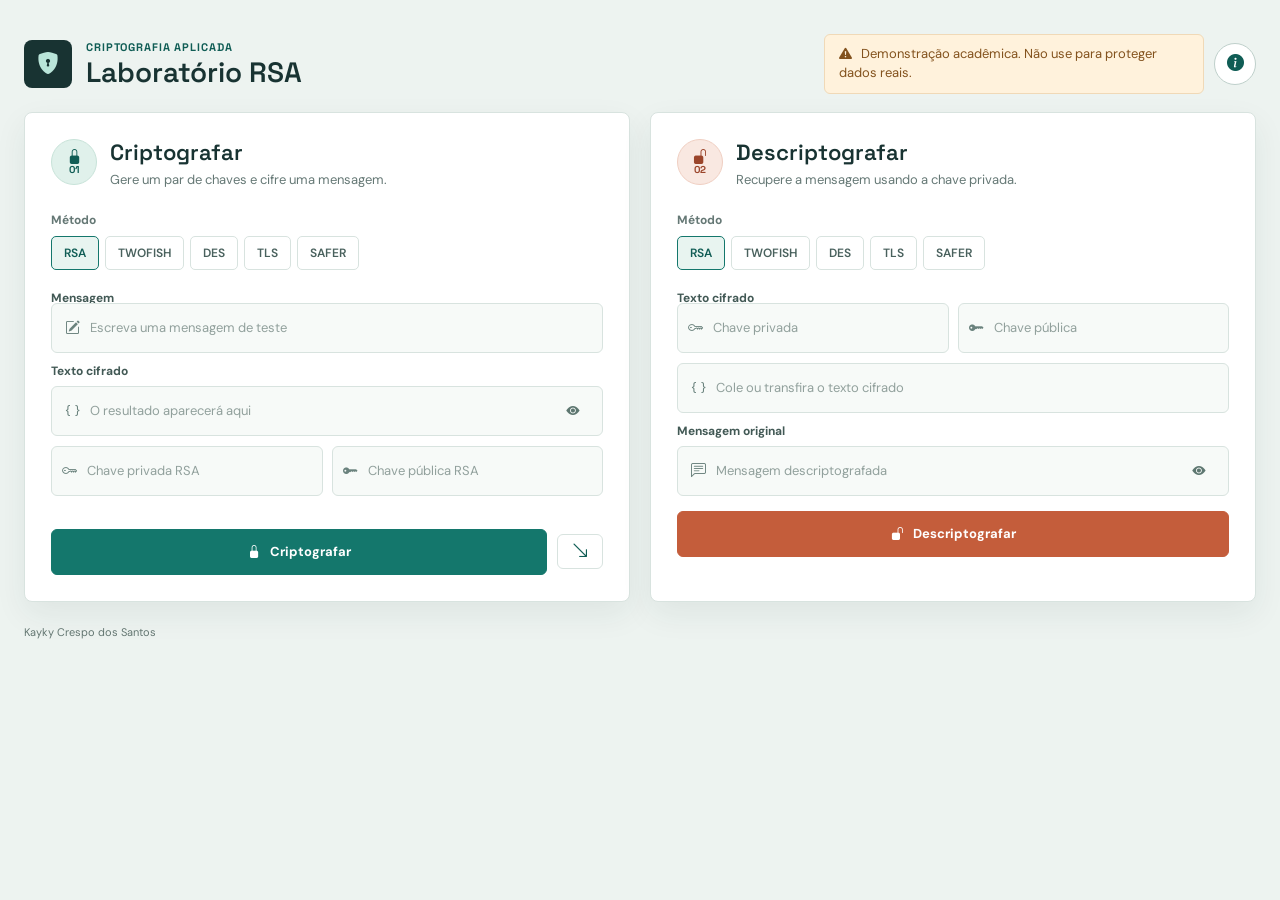
<file: index.html>
<!DOCTYPE html>
<html lang="pt-br">

<head>
    <meta charset="UTF-8">
    <meta http-equiv="X-UA-Compatible" content="IE=edge">
    <meta name="viewport" content="width=device-width, initial-scale=1.0">
    <link rel="stylesheet" href="https://cdn.jsdelivr.net/npm/bootstrap-icons@1.10.5/font/bootstrap-icons.css">
    <link rel="stylesheet" href="styles.css?v=7">
    <script type="module" src="https://pyscript.net/snapshots/2023.09.1.RC1/core.js"></script>
    <link rel="stylesheet"
        href="https://fonts.googleapis.com/css2?family=DM+Sans:wght@400;500;600;700&family=Space+Grotesk:wght@500;600;700&display=swap">
    <title>APS | Criptografia - Work Security</title>
</head>

<!--pop-up / botão I(INÍCIO)-->
<body data-workflow="encrypt">
    <div id="popup" class="popup">
        <label class="infoEsquerda" for="btnInformacoes">
            <input type="password" name="" id="informacoesEsquerdaFront" class="info-input" placeholder="" readonly>
            <div id="contornoInfoEsquerda" onclick="fecharDireita()">
                <svg xmlns="http://www.w3.org/2000/svg" rect id="myRectAfter" width="24" height="24" fill="white"
                    class="bi bi-info-circle" viewBox="0 0 16 16">
                    <path d="M8 15A7 7 0 1 1 8 1a7 7 0 0 1 0 14zm0 1A8 8 0 1 0 8 0a8 8 0 0 0 0 16z" />
                    <path
                        d="m8.93 6.588-2.29.287-.082.38.45.083c.294.07.352.176.288.469l-.738 3.468c-.194.897.105 1.319.808 1.319.545 0 1.178-.252 1.465-.598l.088-.416c-.2.176-.492.246-.686.246-.275 0-.375-.193-.304-.533L8.93 6.588zM9 4.5a1 1 0 1 1-2 0 1 1 0 0 1 2 0z" />
                </svg>
        </label>
    </div>
    <div>
        <p id="infoTextoEsquerda">Instruções</p>
    </div>
<!--pop-up / botão I(TÉRMINO)-->

    <!--conteudo 1-->
    <div id="conteudoInfo1">
        <input type="password" name="" id="informacoesEsquerdaBackVoltar" class="info-input" placeholder="" readonly>
        <div id="cortornoVoltarDireita" onclick="proximaPagina1()" onmouseenter="mudarCorBotaoPaginaProxima1()"
            onmouseleave="mudarCorBotaoPaginaProxima1()">
            <svg xmlns="http://www.w3.org/2000/svg" id="botaoVoltar" width="25" height="25" fill="white"
                class="bi bi-arrow-right-circle" viewBox="0 0 16 16">
                <path fill-rule="evenodd"
                    d="M1 8a7 7 0 1 0 14 0A7 7 0 0 0 1 8zm15 0A8 8 0 1 1 0 8a8 8 0 0 1 16 0zM4.5 7.5a.5.5 0 0 0 0 1h5.793l-2.147 2.146a.5.5 0 0 0 .708.708l3-3a.5.5 0 0 0 0-.708l-3-3a.5.5 0 1 0-.708.708L10.293 7.5H4.5z" />
            </svg>
        </div>
        <p id="topicosInfo1">1. Selecione o método de criptografia. Por enquanto, somente RSA está disponível, as outras
            estão em desenvolvimento.</p>
        <div id="pagina1">1/10</div>
    </div>

    <!--conteudo 2-->
    <div id="conteudoInfo2">

        <input type="password" name="" id="informacoesEsquerdaBackVoltarPaginaAnterior2" class="info-input"
            placeholder="" readonly>
        <div id="cortornoVoltarEsquerda" onclick="paginaAnterior2()" onmouseenter="mudarCorBotaoPaginaAnterior2()"
            onmouseleave="mudarCorBotaoPaginaAnterior2()">
            <svg xmlns="http://www.w3.org/2000/svg" id="botaoVoltarPaginaAnterior2" width="25" height="25" fill="white"
                class="bi bi-arrow-left-circle" viewBox="0 0 16 16">
                <path fill-rule="evenodd"
                    d="M1 8a7 7 0 1 0 14 0A7 7 0 0 0 1 8zm15 0A8 8 0 1 1 0 8a8 8 0 0 1 16 0zm-4.5-.5a.5.5 0 0 1 0 1H5.707l2.147 2.146a.5.5 0 0 1-.708.708l-3-3a.5.5 0 0 1 0-.708l3-3a.5.5 0 1 1 .708.708L5.707 7.5H11.5z" />
            </svg>
        </div>

        <input type="password" name="" id="informacoesEsquerdaBackVoltar2" class="info-input" placeholder="" readonly>
        <div id="cortornoVoltarDireita" onclick="proximaPagina2()" onmouseenter="mudarCorBotaoPaginaProxima2()"
            onmouseleave="mudarCorBotaoPaginaProxima2()">
            <svg xmlns="http://www.w3.org/2000/svg" id="botaoVoltar2" width="25" height="25" fill="white"
                class="bi bi-arrow-right-circle" viewBox="0 0 16 16">
                <path fill-rule="evenodd"
                    d="M1 8a7 7 0 1 0 14 0A7 7 0 0 0 1 8zm15 0A8 8 0 1 1 0 8a8 8 0 0 1 16 0zM4.5 7.5a.5.5 0 0 0 0 1h5.793l-2.147 2.146a.5.5 0 0 0 .708.708l3-3a.5.5 0 0 0 0-.708l-3-3a.5.5 0 1 0-.708.708L10.293 7.5H4.5z" />
            </svg>
        </div>
        <p id="topicosInfo2">2. Digite a mensagem que você deseja criptografar e clique em "ENCRIPTOGRAFAR”.</p>
        <div id="pagina2">2/10</div>
    </div>

    <!--conteudo 3-->
    <div id="conteudoInfo3">

        <input type="password" name="" id="informacoesEsquerdaBackVoltarPaginaAnterior3" class="info-input"
            placeholder="" readonly>
        <div id="cortornoVoltarEsquerda" onclick="paginaAnterior3()" onmouseenter="mudarCorBotaoPaginaAnterior3()"
            onmouseleave="mudarCorBotaoPaginaAnterior3()">
            <svg xmlns="http://www.w3.org/2000/svg" id="botaoVoltarPaginaAnterior3" width="25" height="25" fill="white"
                class="bi bi-arrow-left-circle" viewBox="0 0 16 16">
                <path fill-rule="evenodd"
                    d="M1 8a7 7 0 1 0 14 0A7 7 0 0 0 1 8zm15 0A8 8 0 1 1 0 8a8 8 0 0 1 16 0zm-4.5-.5a.5.5 0 0 1 0 1H5.707l2.147 2.146a.5.5 0 0 1-.708.708l-3-3a.5.5 0 0 1 0-.708l3-3a.5.5 0 1 1 .708.708L5.707 7.5H11.5z" />
            </svg>
        </div>

        <input type="password" name="" id="informacoesEsquerdaBackVoltar3" class="info-input" placeholder="" readonly>
        <div id="cortornoVoltarDireita" onclick="proximaPagina3()" onmouseenter="mudarCorBotaoPaginaProxima3()"
            onmouseleave="mudarCorBotaoPaginaProxima3()">
            <svg xmlns="http://www.w3.org/2000/svg" id="botaoVoltar3" width="25" height="25" fill="white"
                class="bi bi-arrow-right-circle" viewBox="0 0 16 16">
                <path fill-rule="evenodd"
                    d="M1 8a7 7 0 1 0 14 0A7 7 0 0 0 1 8zm15 0A8 8 0 1 1 0 8a8 8 0 0 1 16 0zM4.5 7.5a.5.5 0 0 0 0 1h5.793l-2.147 2.146a.5.5 0 0 0 .708.708l3-3a.5.5 0 0 0 0-.708l-3-3a.5.5 0 1 0-.708.708L10.293 7.5H4.5z" />
            </svg>
        </div>
        <p id="topicosInfo3">3. Após criptografar, o sistema irá gerar uma chave privada e uma chave pública, juntamente
            com a mensagem criptografada.</p>
        <div id="pagina3">3/10</div>
    </div>

    <!--conteudo 4-->
    <div id="conteudoInfo4">

        <input type="password" name="" id="informacoesEsquerdaBackVoltarPaginaAnterior4" class="info-input"
            placeholder="" readonly>
        <div id="cortornoVoltarEsquerda" onclick="paginaAnterior4()" onmouseenter="mudarCorBotaoPaginaAnterior4()"
            onmouseleave="mudarCorBotaoPaginaAnterior4()">
            <svg xmlns="http://www.w3.org/2000/svg" id="botaoVoltarPaginaAnterior4" width="25" height="25" fill="white"
                class="bi bi-arrow-left-circle" viewBox="0 0 16 16">
                <path fill-rule="evenodd"
                    d="M1 8a7 7 0 1 0 14 0A7 7 0 0 0 1 8zm15 0A8 8 0 1 1 0 8a8 8 0 0 1 16 0zm-4.5-.5a.5.5 0 0 1 0 1H5.707l2.147 2.146a.5.5 0 0 1-.708.708l-3-3a.5.5 0 0 1 0-.708l3-3a.5.5 0 1 1 .708.708L5.707 7.5H11.5z" />
            </svg>
        </div>

        <input type="password" name="" id="informacoesEsquerdaBackVoltar4" class="info-input" placeholder="" readonly>
        <div id="cortornoVoltarDireita" onclick="proximaPagina4()" onmouseenter="mudarCorBotaoPaginaProxima4()"
            onmouseleave="mudarCorBotaoPaginaProxima4()">
            <svg xmlns="http://www.w3.org/2000/svg" id="botaoVoltar4" width="25" height="25" fill="white"
                class="bi bi-arrow-right-circle" viewBox="0 0 16 16">
                <path fill-rule="evenodd"
                    d="M1 8a7 7 0 1 0 14 0A7 7 0 0 0 1 8zm15 0A8 8 0 1 1 0 8a8 8 0 0 1 16 0zM4.5 7.5a.5.5 0 0 0 0 1h5.793l-2.147 2.146a.5.5 0 0 0 .708.708l3-3a.5.5 0 0 0 0-.708l-3-3a.5.5 0 1 0-.708.708L10.293 7.5H4.5z" />
            </svg>
        </div>

        <p id="topicosInfo4">4. Você pode clicar no ícone do “olho” para ocultar ou exibir a mensagem, caso seja
            confidencial.</p>
        <div id="pagina4">4/10</div>
    </div>

    <!--conteudo 5-->
    <div id="conteudoInfo5">

        <input type="password" name="" id="informacoesEsquerdaBackVoltarPaginaAnterior5" class="info-input"
            placeholder="" readonly>
        <div id="cortornoVoltarEsquerda" onclick="paginaAnterior5()" onmouseenter="mudarCorBotaoPaginaAnterior5()"
            onmouseleave="mudarCorBotaoPaginaAnterior5()">
            <svg xmlns="http://www.w3.org/2000/svg" id="botaoVoltarPaginaAnterior5" width="25" height="25" fill="white"
                class="bi bi-arrow-left-circle" viewBox="0 0 16 16">
                <path fill-rule="evenodd"
                    d="M1 8a7 7 0 1 0 14 0A7 7 0 0 0 1 8zm15 0A8 8 0 1 1 0 8a8 8 0 0 1 16 0zm-4.5-.5a.5.5 0 0 1 0 1H5.707l2.147 2.146a.5.5 0 0 1-.708.708l-3-3a.5.5 0 0 1 0-.708l3-3a.5.5 0 1 1 .708.708L5.707 7.5H11.5z" />
            </svg>
        </div>

        <input type="password" name="" id="informacoesEsquerdaBackVoltar5" class="info-input" placeholder="" readonly>
        <div id="cortornoVoltarDireita" onclick="proximaPagina5()" onmouseenter="mudarCorBotaoPaginaProxima5()"
            onmouseleave="mudarCorBotaoPaginaProxima5()">
            <svg xmlns="http://www.w3.org/2000/svg" id="botaoVoltar5" width="25" height="25" fill="white"
                class="bi bi-arrow-right-circle" viewBox="0 0 16 16">
                <path fill-rule="evenodd"
                    d="M1 8a7 7 0 1 0 14 0A7 7 0 0 0 1 8zm15 0A8 8 0 1 1 0 8a8 8 0 0 1 16 0zM4.5 7.5a.5.5 0 0 0 0 1h5.793l-2.147 2.146a.5.5 0 0 0 .708.708l3-3a.5.5 0 0 0 0-.708l-3-3a.5.5 0 1 0-.708.708L10.293 7.5H4.5z" />
            </svg>
        </div>

        <p id="topicosInfo5">5. Use o botão de transferência para transferir os dados para o outro lado sem a necessidade de copiar
            e colar.</p>
        <div id="pagina5">5/10</div>
    </div>

    <!--conteudo 6-->
    <div id="conteudoInfo6">

        <input type="password" name="" id="informacoesEsquerdaBackVoltarPaginaAnterior6" class="info-input"
            placeholder="" readonly>
        <div id="cortornoVoltarEsquerda" onclick="paginaAnterior6()" onmouseenter="mudarCorBotaoPaginaAnterior6()"
            onmouseleave="mudarCorBotaoPaginaAnterior6()">
            <svg xmlns="http://www.w3.org/2000/svg" id="botaoVoltarPaginaAnterior6" width="25" height="25" fill="white"
                class="bi bi-arrow-left-circle" viewBox="0 0 16 16">
                <path fill-rule="evenodd"
                    d="M1 8a7 7 0 1 0 14 0A7 7 0 0 0 1 8zm15 0A8 8 0 1 1 0 8a8 8 0 0 1 16 0zm-4.5-.5a.5.5 0 0 1 0 1H5.707l2.147 2.146a.5.5 0 0 1-.708.708l-3-3a.5.5 0 0 1 0-.708l3-3a.5.5 0 1 1 .708.708L5.707 7.5H11.5z" />
            </svg>
        </div>

        <input type="password" name="" id="informacoesEsquerdaBackVoltar6" class="info-input" placeholder="" readonly>
        <div id="cortornoVoltarDireita" onclick="proximaPagina6()" onmouseenter="mudarCorBotaoPaginaProxima6()"
            onmouseleave="mudarCorBotaoPaginaProxima6()">
            <svg xmlns="http://www.w3.org/2000/svg" id="botaoVoltar6" width="25" height="25" fill="white"
                class="bi bi-arrow-right-circle" viewBox="0 0 16 16">
                <path fill-rule="evenodd"
                    d="M1 8a7 7 0 1 0 14 0A7 7 0 0 0 1 8zm15 0A8 8 0 1 1 0 8a8 8 0 0 1 16 0zM4.5 7.5a.5.5 0 0 0 0 1h5.793l-2.147 2.146a.5.5 0 0 0 .708.708l3-3a.5.5 0 0 0 0-.708l-3-3a.5.5 0 1 0-.708.708L10.293 7.5H4.5z" />
            </svg>
        </div>

        <p id="topicosInfo6">6. Clique em "IR” para prosseguir para a parte de descriptografia.
        </p>
        <div id="pagina6">6/10</div>
    </div>

    <!--conteudo 7-->
    <div id="conteudoInfo7">

        <input type="password" name="" id="informacoesEsquerdaBackVoltarPaginaAnterior7" class="info-input"
            placeholder="" readonly>
        <div id="cortornoVoltarEsquerda" onclick="paginaAnterior7()" onmouseenter="mudarCorBotaoPaginaAnterior7()"
            onmouseleave="mudarCorBotaoPaginaAnterior7()">
            <svg xmlns="http://www.w3.org/2000/svg" id="botaoVoltarPaginaAnterior7" width="25" height="25" fill="white"
                class="bi bi-arrow-left-circle" viewBox="0 0 16 16">
                <path fill-rule="evenodd"
                    d="M1 8a7 7 0 1 0 14 0A7 7 0 0 0 1 8zm15 0A8 8 0 1 1 0 8a8 8 0 0 1 16 0zm-4.5-.5a.5.5 0 0 1 0 1H5.707l2.147 2.146a.5.5 0 0 1-.708.708l-3-3a.5.5 0 0 1 0-.708l3-3a.5.5 0 1 1 .708.708L5.707 7.5H11.5z" />
            </svg>
        </div>

        <input type="password" name="" id="informacoesEsquerdaBackVoltar7" class="info-input" placeholder="" readonly>
        <div id="cortornoVoltarDireita" onclick="proximaPagina7()" onmouseenter="mudarCorBotaoPaginaProxima7()"
            onmouseleave="mudarCorBotaoPaginaProxima7()">
            <svg xmlns="http://www.w3.org/2000/svg" id="botaoVoltar7" width="25" height="25" fill="white"
                class="bi bi-arrow-right-circle" viewBox="0 0 16 16">
                <path fill-rule="evenodd"
                    d="M1 8a7 7 0 1 0 14 0A7 7 0 0 0 1 8zm15 0A8 8 0 1 1 0 8a8 8 0 0 1 16 0zM4.5 7.5a.5.5 0 0 0 0 1h5.793l-2.147 2.146a.5.5 0 0 0 .708.708l3-3a.5.5 0 0 0 0-.708l-3-3a.5.5 0 1 0-.708.708L10.293 7.5H4.5z" />
            </svg>
        </div>

        <p id="topicosInfo7">7. Selecione novamente o método de criptografia, sendo que somente RSA está disponível.
        </p>
        <div id="pagina7">7/10</div>
    </div>

    <!--conteudo 8-->
    <div id="conteudoInfo8">

        <input type="password" name="" id="informacoesEsquerdaBackVoltarPaginaAnterior8" class="info-input"
            placeholder="" readonly>
        <div id="cortornoVoltarEsquerda" onclick="paginaAnterior8()" onmouseenter="mudarCorBotaoPaginaAnterior8()"
            onmouseleave="mudarCorBotaoPaginaAnterior8()">
            <svg xmlns="http://www.w3.org/2000/svg" id="botaoVoltarPaginaAnterior8" width="25" height="25" fill="white"
                class="bi bi-arrow-left-circle" viewBox="0 0 16 16">
                <path fill-rule="evenodd"
                    d="M1 8a7 7 0 1 0 14 0A7 7 0 0 0 1 8zm15 0A8 8 0 1 1 0 8a8 8 0 0 1 16 0zm-4.5-.5a.5.5 0 0 1 0 1H5.707l2.147 2.146a.5.5 0 0 1-.708.708l-3-3a.5.5 0 0 1 0-.708l3-3a.5.5 0 1 1 .708.708L5.707 7.5H11.5z" />
            </svg>
        </div>

        <input type="password" name="" id="informacoesEsquerdaBackVoltar7" class="info-input" placeholder="" readonly>
        <div id="cortornoVoltarDireita" onclick="proximaPagina8()" onmouseenter="mudarCorBotaoPaginaProxima8()"
            onmouseleave="mudarCorBotaoPaginaProxima8()">
            <svg xmlns="http://www.w3.org/2000/svg" id="botaoVoltar8" width="25" height="25" fill="white"
                class="bi bi-arrow-right-circle" viewBox="0 0 16 16">
                <path fill-rule="evenodd"
                    d="M1 8a7 7 0 1 0 14 0A7 7 0 0 0 1 8zm15 0A8 8 0 1 1 0 8a8 8 0 0 1 16 0zM4.5 7.5a.5.5 0 0 0 0 1h5.793l-2.147 2.146a.5.5 0 0 0 .708.708l3-3a.5.5 0 0 0 0-.708l-3-3a.5.5 0 1 0-.708.708L10.293 7.5H4.5z" />
            </svg>
        </div>

        <p id="topicosInfo8">8. Insira tanto a chave privada quanto a chave pública, juntamente com a mensagem
            criptografada.
        </p>
        <div id="pagina8">8/10</div>
    </div>

    <!--conteudo 9-->
    <div id="conteudoInfo9">

        <input type="password" name="" id="informacoesEsquerdaBackVoltarPaginaAnterior9" class="info-input"
            placeholder="" readonly>
        <div id="cortornoVoltarEsquerda" onclick="paginaAnterior9()" onmouseenter="mudarCorBotaoPaginaAnterior9()"
            onmouseleave="mudarCorBotaoPaginaAnterior9()">
            <svg xmlns="http://www.w3.org/2000/svg" id="botaoVoltarPaginaAnterior9" width="25" height="25" fill="white"
                class="bi bi-arrow-left-circle" viewBox="0 0 16 16">
                <path fill-rule="evenodd"
                    d="M1 8a7 7 0 1 0 14 0A7 7 0 0 0 1 8zm15 0A8 8 0 1 1 0 8a8 8 0 0 1 16 0zm-4.5-.5a.5.5 0 0 1 0 1H5.707l2.147 2.146a.5.5 0 0 1-.708.708l-3-3a.5.5 0 0 1 0-.708l3-3a.5.5 0 1 1 .708.708L5.707 7.5H11.5z" />
            </svg>
        </div>

        <input type="password" name="" id="informacoesEsquerdaBackVoltar9" class="info-input" placeholder="" readonly>
        <div id="cortornoVoltarDireita" onclick="proximaPagina9()" onmouseenter="mudarCorBotaoPaginaProxima9()"
            onmouseleave="mudarCorBotaoPaginaProxima9()">
            <svg xmlns="http://www.w3.org/2000/svg" id="botaoVoltar9" width="25" height="25" fill="white"
                class="bi bi-arrow-right-circle" viewBox="0 0 16 16">
                <path fill-rule="evenodd"
                    d="M1 8a7 7 0 1 0 14 0A7 7 0 0 0 1 8zm15 0A8 8 0 1 1 0 8a8 8 0 0 1 16 0zM4.5 7.5a.5.5 0 0 0 0 1h5.793l-2.147 2.146a.5.5 0 0 0 .708.708l3-3a.5.5 0 0 0 0-.708l-3-3a.5.5 0 1 0-.708.708L10.293 7.5H4.5z" />
            </svg>
        </div>
        <p id="topicosInfo9">9. Clique em "DESCRIPTOGRAFAR” para revelar a mensagem original.
        </p>
        <div id="pagina9">9/10</div>
    </div>

    <!--conteudo 10-->
    <div id="conteudoInfo10">

        <input type="password" name="" id="informacoesEsquerdaBackVoltarPaginaAnterior10" class="info-input"
            placeholder="" readonly>
        <div id="cortornoVoltarEsquerda" onclick="paginaAnterior10()" onmouseenter="mudarCorBotaoPaginaAnterior10()"
            onmouseleave="mudarCorBotaoPaginaAnterior10()">
            <svg xmlns="http://www.w3.org/2000/svg" id="botaoVoltarPaginaAnterior10" width="25" height="25" fill="white"
                class="bi bi-arrow-left-circle" viewBox="0 0 16 16">
                <path fill-rule="evenodd"
                    d="M1 8a7 7 0 1 0 14 0A7 7 0 0 0 1 8zm15 0A8 8 0 1 1 0 8a8 8 0 0 1 16 0zm-4.5-.5a.5.5 0 0 1 0 1H5.707l2.147 2.146a.5.5 0 0 1-.708.708l-3-3a.5.5 0 0 1 0-.708l3-3a.5.5 0 1 1 .708.708L5.707 7.5H11.5z" />
            </svg>
        </div>

        <p id="topicosInfo10">10. Clique em “VOLTAR” para retornar para a parte de criptografia.
        </p>
        <div id="pagina10">10/10</div>
    </div>

    </div>

    <header class="app-header">
        <div class="brand-lockup">
            <span class="brand-mark" aria-hidden="true"><i class="bi bi-shield-lock-fill"></i></span>
            <div>
                <p class="eyebrow">CRIPTOGRAFIA APLICADA</p>
                <h1>Laboratório RSA</h1>
            </div>
        </div>
        <div class="header-actions">
            <p class="security-note"><i class="bi bi-exclamation-triangle-fill" aria-hidden="true"></i> Demonstração acadêmica. Não use para proteger dados reais.</p>
            <button id="helpButton" class="help-button" type="button" aria-label="Abrir explicações" title="Explicações">
                <i class="bi bi-info-circle-fill" aria-hidden="true"></i>
            </button>
        </div>
    </header>

    <nav class="workflow-switch" aria-label="Área de trabalho">
        <button class="workflow-tab is-active" id="workflowEncryptButton" type="button" data-workflow-target="encrypt" aria-controls="cryptoPanel" aria-pressed="true">
            <i class="bi bi-lock-fill" aria-hidden="true"></i><span>Criptografar</span>
        </button>
        <button class="workflow-tab" id="workflowDecryptButton" type="button" data-workflow-target="decrypt" aria-controls="decryptPanel" aria-pressed="false">
            <i class="bi bi-unlock-fill" aria-hidden="true"></i><span>Descriptografar</span>
        </button>
    </nav>

    <dialog class="help-dialog" id="helpDialog" aria-labelledby="helpTitle">
        <div class="help-dialog-header">
            <div>
                <p class="eyebrow">GUIA RÁPIDO</p>
                <h2 id="helpTitle">Como usar</h2>
            </div>
            <button class="help-close" type="button" aria-label="Fechar explicações" title="Fechar" onclick="document.querySelector('#helpDialog').close()">
                <i class="bi bi-x-lg" aria-hidden="true"></i>
            </button>
        </div>
        <ol class="help-steps">
            <li>Escolha um método disponível e escreva uma mensagem de teste.</li>
            <li>Use <strong>Criptografar</strong> para gerar o texto cifrado e as chaves.</li>
            <li>O botão de seta transfere os valores para a área de descriptografia.</li>
            <li>Use <strong>Descriptografar</strong> para conferir a mensagem recuperada.</li>
        </ol>
        <div class="help-notes">
            <p><strong>Disponibilidade:</strong> RSA, DES, Twofish-128 e SAFER K-64 cifram mensagens. TLS abre uma simulação didática de handshake.</p>
            <p><strong>Chaves:</strong> DES e SAFER K-64 usam 8 bytes; Twofish-128 usa 16. Os métodos simétricos também usam um IV e CBC com padding PKCS#7.</p>
            <p><strong>TLS:</strong> a simulação mostra etapas conceituais. Não cria certificados, não negocia segredos e não estabelece uma conexão TLS real.</p>
            <p><strong>Segurança:</strong> as cifras foram escritas para estudo e não devem proteger dados reais. DES é obsoleto, e as implementações não incluem autenticação.</p>
            <p><strong>Segurança:</strong> as implementações são educacionais e não devem proteger dados reais.</p>
        </div>
    </dialog>

    <main id="container" aria-label="Ferramentas de criptografia RSA">
        <div class="content first-content" id="cryptoPanel">
            <div class="first-column">
                <label class="infoEsquerda" for="btnInformacoes">
                    <input type="password" name="" id="informacoesEsquerda" class="info-input" placeholder="" readonly>
                    <div id="contornoInfoEsquerda" onclick="abrirDireita()">
                        <svg xmlns="http://www.w3.org/2000/svg" rect id="myRect" width="24" height="24" fill="white"
                            class="bi bi-info-circle" viewBox="0 0 16 16">
                            <path d="M8 15A7 7 0 1 1 8 1a7 7 0 0 1 0 14zm0 1A8 8 0 1 0 8 0a8 8 0 0 0 0 16z" />
                            <path
                                d="m8.93 6.588-2.29.287-.082.38.45.083c.294.07.352.176.288.469l-.738 3.468c-.194.897.105 1.319.808 1.319.545 0 1.178-.252 1.465-.598l.088-.416c-.2.176-.492.246-.686.246-.275 0-.375-.193-.304-.533L8.93 6.588zM9 4.5a1 1 0 1 1-2 0 1 1 0 0 1 2 0z" />
                        </svg>
                    </div>
                </label>
                <h1 class="title title-primary">Descriptografar</h1>
                <p class="description description-primary">Abra a área de descriptografia</p>
                <button id="entrar" class="btn btn-primary">ir</button>
                <p id="copyrightEsquerda">&copy Work Security</p>
            </div><!--first column-->
            <div class="second-column">
                <div class="panel-heading">
                    <span class="step-number" aria-label="Etapa 1"><i class="bi bi-lock-fill" aria-hidden="true"></i><span>01</span></span>
                    <div>
                        <h2 class="title title-second">Criptografar</h2>
                        <p class="panel-subtitle">Gere um par de chaves e cifre uma mensagem.</p>
                    </div>
                </div>
                <p class="description description-criptografia">Método</p>
                <div class="input-container">
                    <input type="radio" id="rsa" name="criptografia" value="RSA" checked /><label class="criptografia"
                        for="rsa">RSA</label>
                    <input type="radio" id="twofish" name="criptografia" value="TWOFISH" /><label class="criptografia"
                        for="twofish">TWOFISH</label>
                    <input type="radio" id="des" name="criptografia" value="DES" /><label class="criptografia"
                        for="des">DES</label>
                    <input type="radio" id="tls" name="criptografia" value="TLS" /><label class="criptografia"
                        for="tls">TLS</label>
                    <input type="radio" id="safer" name="criptografia" value="SAFER" /><label class="criptografia"
                        for="safer">SAFER</label>
                </div>
                <p class="method-notice" id="methodNoticeEncrypt" role="status" aria-live="polite" hidden></p>
                <section class="tls-simulation" id="tlsSimulationEncrypt" hidden>
                    <h3>Handshake TLS didático</h3>
                    <p>Etapas conceituais do início de uma conexão. Esta simulação não envia dados nem aplica criptografia.</p>
                    <button id="tlsRunEncrypt" class="btn tls-run" type="button" py-click="simular_tls"><i class="bi bi-play-fill" aria-hidden="true"></i> Iniciar handshake</button>
                    <p class="tls-progress" id="tlsProgressEncrypt" role="status" aria-live="polite"></p>
                    <ol class="tls-steps" id="tlsStepsEncrypt"></ol>
                    <button id="tlsNextEncrypt" class="tls-next" type="button" onclick="avancarTls('encrypt')" hidden>Próxima etapa <i class="bi bi-arrow-right" aria-hidden="true"></i></button>
                </section>
                <label class="field-label" for="texto-primary">Mensagem</label>
                <form class="form">
                    <label class="label-input" for="texto-primary">
                        <i class="bi bi-pencil-square" aria-hidden="true"></i>
                        <input type="text" name="" id="texto-primary" placeholder="Escreva uma mensagem de teste"
                            autocomplete="off">
                    </label>
                    <label class="field-label" for="msgCriptografada-primary">Texto cifrado</label>
                    <label class="label-input" for="msgCriptografada-primary">
                        <i class="bi bi-braces" aria-hidden="true"></i>
                        <input type="password" name="msgCriptografada-primary" id="msgCriptografada-primary"
                            placeholder="O resultado aparecerá aqui" value="" readonly>
                        <button class="visibility-toggle" type="button" aria-label="Mostrar ou ocultar texto cifrado" title="Mostrar ou ocultar texto cifrado" onclick="mostrarSenhaPrimary()"><i class="bi bi-eye-fill" id="btn-msgCriptografada-primary" aria-hidden="true"></i></button>
                    </label>
                    <div id="chaves">
                        <label for="chave-privada" class="label-input">
                            <i class="bi bi-key"></i>
                            <input type="text" name="msgCriptografada-primary" id="chave-privada1" placeholder="Chave privada RSA"
                                value="" autocomplete="off" readonly>
                        </label>
                        <label for="chave-publica" class="label-input">
                            <i class="bi bi-key-fill"></i>
                            <input type="text" name="msgCriptografada-primary" id="chave-publica1" placeholder="Chave pública RSA"
                                value="" autocomplete="off" readonly>
                        </label>
                    </div>
                    <div id="chavesVisivel">
                        <p id="chavePrivadaVisivel">Chave privada</p>
                        <p id="chavePublicaVisivel">Chave pública</p>
                    </div>
                    <div class="action-row">
                        <button class="btn btn-second" py-click="criptografar" type="button"><i class="bi bi-lock-fill" aria-hidden="true"></i> Criptografar</button>
                        <button py-click="exportadados" class="transfer-button" type="button" id="exportaDados" aria-label="Transferir mensagem e chaves para descriptografia" title="Transferir para descriptografia"><i class="bi bi-arrow-down-right" aria-hidden="true"></i></button>
                    </div>
                    <p id="aviso" role="status" aria-live="polite">AVISO</p>
                </form>
            </div><!--second column-->
        </div><!--first content-->
        <div class="content second-content" id="decryptPanel">
            <div class="first-column">
                <label class="infoDireita" for="btnInformacoesEsquerda">
                    <input type="password" name="" id="informacoesDireita" class="info-input" placeholder="" readonly>
                    <div id="contornoInfoDireita" onclick="abrirEsquerda()">
                        <svg xmlns="http://www.w3.org/2000/svg" rect id="myRect" width="24" height="24" fill="white"
                            class="bi bi-info-circle" viewBox="0 0 16 16">
                            <path d="M8 15A7 7 0 1 1 8 1a7 7 0 0 1 0 14zm0 1A8 8 0 1 0 8 0a8 8 0 0 0 0 16z" />
                            <path
                                d="m8.93 6.588-2.29.287-.082.38.45.083c.294.07.352.176.288.469l-.738 3.468c-.194.897.105 1.319.808 1.319.545 0 1.178-.252 1.465-.598l.088-.416c-.2.176-.492.246-.686.246-.275 0-.375-.193-.304-.533L8.93 6.588zM9 4.5a1 1 0 1 1-2 0 1 1 0 0 1 2 0z" />
                        </svg>
                    </div>
                </label>
                <h1 class="title title-primary">Criptografar</h1>
                <p class="description description-primary">Gere uma mensagem RSA</p>
                <button id="sair" class="btn btn-primary">voltar</button>
                <p id="copyrightDireita">&copy Work Security</p>
            </div><!--first column-->
            <div class="second-column">
                <div class="panel-heading">
                    <span class="step-number step-number-coral" aria-label="Etapa 2"><i class="bi bi-unlock-fill" aria-hidden="true"></i><span>02</span></span>
                    <div>
                        <h2 class="title title-second">Descriptografar</h2>
                        <p class="panel-subtitle">Recupere a mensagem usando a chave privada.</p>
                    </div>
                </div>
                <p class="description description-criptografia">Método</p>
                <div class="input-container">
                    <input type="radio" id="rsa2" name="criptografia2" value="RSA" checked /><label class="criptografia"
                        for="rsa2">RSA</label>
                    <input type="radio" id="twofish2" name="criptografia2" value="TWOFISH" /><label class="criptografia"
                        for="twofish2">TWOFISH</label>
                    <input type="radio" id="des2" name="criptografia2" value="DES" /><label class="criptografia"
                        for="des2">DES</label>
                    <input type="radio" id="tls2" name="criptografia2" value="TLS" /><label class="criptografia"
                        for="tls2">TLS</label>
                    <input type="radio" id="safer2" name="criptografia2" value="SAFER" /><label class="criptografia"
                        for="safer2">SAFER</label>
                </div>
                <p class="method-notice" id="methodNoticeDecrypt" role="status" aria-live="polite" hidden></p>
                <section class="tls-simulation" id="tlsSimulationDecrypt" hidden>
                    <h3>Handshake TLS didático</h3>
                    <p>Etapas conceituais do início de uma conexão. Esta simulação não envia dados nem aplica criptografia.</p>
                    <button id="tlsRunDecrypt" class="btn tls-run" type="button" py-click="simular_tls"><i class="bi bi-play-fill" aria-hidden="true"></i> Iniciar handshake</button>
                    <p class="tls-progress" id="tlsProgressDecrypt" role="status" aria-live="polite"></p>
                    <ol class="tls-steps" id="tlsStepsDecrypt"></ol>
                    <button id="tlsNextDecrypt" class="tls-next" type="button" onclick="avancarTls('decrypt')" hidden>Próxima etapa <i class="bi bi-arrow-right" aria-hidden="true"></i></button>
                </section>
                <label class="field-label" for="msgCriptografada-second">Texto cifrado</label>
                <form class="form">
                    <div id="chaves">
                        <label for="chave-privada" class="label-input">
                            <i class="bi bi-key"></i>
                            <input type="text" name="msgCriptografada-primary" id="chave-privada2" placeholder="Chave privada"
                                value="" autocomplete="off">
                        </label>
                        <label for="chave-publica" class="label-input">
                            <i class="bi bi-key-fill"></i>
                            <input type="text" name="msgCriptografada-primary" id="chave-publica2" placeholder="Chave pública"
                                value="" autocomplete="off">
                        </label>
                    </div>
                    <label class="label-input" for="msgCriptografada-second">
                        <i class="bi bi-braces" aria-hidden="true"></i>
                        <input type="text" name="" id="msgCriptografada-second" placeholder="Cole ou transfira o texto cifrado"
                            autocomplete="off">
                    </label>
                    <label class="field-label" for="msgDescriptografada-second">Mensagem original</label>
                    <label class="label-input" for="btn-msgDescriptografada-second">
                        <i class="bi bi-chat-left-text" aria-hidden="true"></i>
                        <input type="password" name="" id="msgDescriptografada-second" placeholder="Mensagem descriptografada"
                            readonly>
                        <button class="visibility-toggle" type="button" aria-label="Mostrar ou ocultar mensagem original" title="Mostrar ou ocultar mensagem original" onclick="mostrarSenhaSecond()"><i class="bi bi-eye-fill" id="btn-msgDescriptografada-second" aria-hidden="true"></i></button>
                    </label>
                    <button class="btn btn-decrypt" type="button" py-click="descriptografar"><i class="bi bi-unlock-fill" aria-hidden="true"></i> Descriptografar</button>
                    <p id="aviso2" role="status" aria-live="polite">AVISO</p>

                </form>
            </div><!--second column-->
        </div><!--second content-->
    </main>
    <footer id="copyrightAll">Kayky Crespo dos Santos</footer>
    <script src="app.js?v=9"></script>
    <script type="py" src="cipher_methods.py?v=5"></script>
    <script type="py" src="rsa_web.py?v=7"></script>
</body>

</html>
</file>
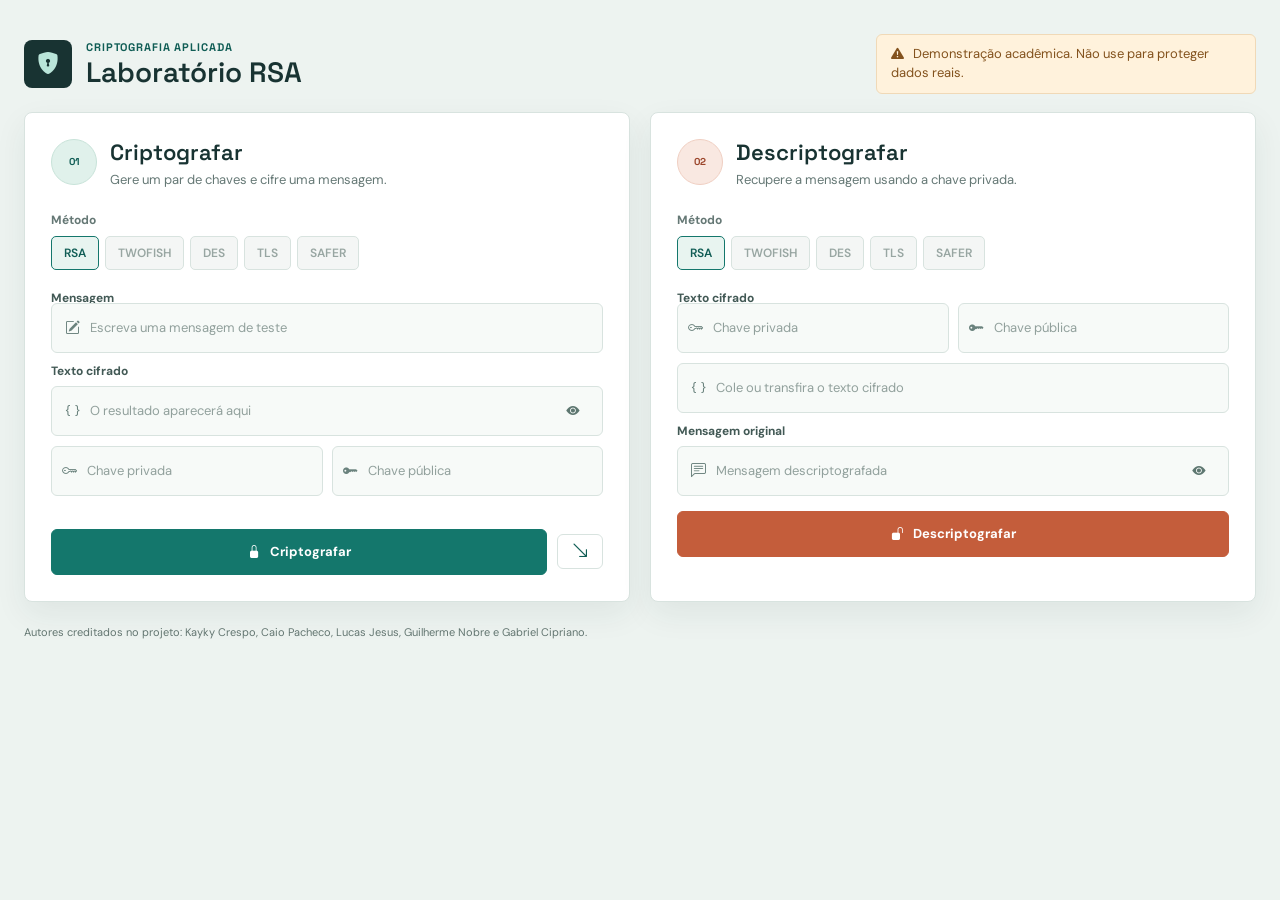
<file: APS.html>
<!DOCTYPE html>
<html lang="pt-br">

<head>
    <meta charset="UTF-8">
    <meta http-equiv="X-UA-Compatible" content="IE=edge">
    <meta name="viewport" content="width=device-width, initial-scale=1.0">
    <link rel="stylesheet" href="https://cdn.jsdelivr.net/npm/bootstrap-icons@1.10.5/font/bootstrap-icons.css">
    <link rel="stylesheet" href="aps-css.css?v=2">
    <script type="module" src="https://pyscript.net/snapshots/2023.09.1.RC1/core.js"></script>
    <link rel="stylesheet"
        href="https://fonts.googleapis.com/css2?family=DM+Sans:wght@400;500;600;700&family=Space+Grotesk:wght@500;600;700&display=swap">
    <title>APS | Criptografia - Work Security</title>
</head>

<!--pop-up / botão I(INÍCIO)-->
<body>
    <div id="popup" class="popup">
        <label class="infoEsquerda" for="btnInformacoes">
            <input type="password" name="" id="informacoesEsquerdaFront" class="info-input" placeholder="" readonly>
            <div id="contornoInfoEsquerda" onclick="fecharDireita()">
                <svg xmlns="http://www.w3.org/2000/svg" rect id="myRectAfter" width="24" height="24" fill="white"
                    class="bi bi-info-circle" viewBox="0 0 16 16">
                    <path d="M8 15A7 7 0 1 1 8 1a7 7 0 0 1 0 14zm0 1A8 8 0 1 0 8 0a8 8 0 0 0 0 16z" />
                    <path
                        d="m8.93 6.588-2.29.287-.082.38.45.083c.294.07.352.176.288.469l-.738 3.468c-.194.897.105 1.319.808 1.319.545 0 1.178-.252 1.465-.598l.088-.416c-.2.176-.492.246-.686.246-.275 0-.375-.193-.304-.533L8.93 6.588zM9 4.5a1 1 0 1 1-2 0 1 1 0 0 1 2 0z" />
                </svg>
        </label>
    </div>
    <div>
        <p id="infoTextoEsquerda">Instruções</p>
    </div>
<!--pop-up / botão I(TÉRMINO)-->

    <!--conteudo 1-->
    <div id="conteudoInfo1">
        <input type="password" name="" id="informacoesEsquerdaBackVoltar" class="info-input" placeholder="" readonly>
        <div id="cortornoVoltarDireita" onclick="proximaPagina1()" onmouseenter="mudarCorBotaoPaginaProxima1()"
            onmouseleave="mudarCorBotaoPaginaProxima1()">
            <svg xmlns="http://www.w3.org/2000/svg" id="botaoVoltar" width="25" height="25" fill="white"
                class="bi bi-arrow-right-circle" viewBox="0 0 16 16">
                <path fill-rule="evenodd"
                    d="M1 8a7 7 0 1 0 14 0A7 7 0 0 0 1 8zm15 0A8 8 0 1 1 0 8a8 8 0 0 1 16 0zM4.5 7.5a.5.5 0 0 0 0 1h5.793l-2.147 2.146a.5.5 0 0 0 .708.708l3-3a.5.5 0 0 0 0-.708l-3-3a.5.5 0 1 0-.708.708L10.293 7.5H4.5z" />
            </svg>
        </div>
        <p id="topicosInfo1">1. Selecione o método de criptografia. Por enquanto, somente RSA está disponível, as outras
            estão em desenvolvimento.</p>
        <div id="pagina1">1/10</div>
    </div>

    <!--conteudo 2-->
    <div id="conteudoInfo2">

        <input type="password" name="" id="informacoesEsquerdaBackVoltarPaginaAnterior2" class="info-input"
            placeholder="" readonly>
        <div id="cortornoVoltarEsquerda" onclick="paginaAnterior2()" onmouseenter="mudarCorBotaoPaginaAnterior2()"
            onmouseleave="mudarCorBotaoPaginaAnterior2()">
            <svg xmlns="http://www.w3.org/2000/svg" id="botaoVoltarPaginaAnterior2" width="25" height="25" fill="white"
                class="bi bi-arrow-left-circle" viewBox="0 0 16 16">
                <path fill-rule="evenodd"
                    d="M1 8a7 7 0 1 0 14 0A7 7 0 0 0 1 8zm15 0A8 8 0 1 1 0 8a8 8 0 0 1 16 0zm-4.5-.5a.5.5 0 0 1 0 1H5.707l2.147 2.146a.5.5 0 0 1-.708.708l-3-3a.5.5 0 0 1 0-.708l3-3a.5.5 0 1 1 .708.708L5.707 7.5H11.5z" />
            </svg>
        </div>

        <input type="password" name="" id="informacoesEsquerdaBackVoltar2" class="info-input" placeholder="" readonly>
        <div id="cortornoVoltarDireita" onclick="proximaPagina2()" onmouseenter="mudarCorBotaoPaginaProxima2()"
            onmouseleave="mudarCorBotaoPaginaProxima2()">
            <svg xmlns="http://www.w3.org/2000/svg" id="botaoVoltar2" width="25" height="25" fill="white"
                class="bi bi-arrow-right-circle" viewBox="0 0 16 16">
                <path fill-rule="evenodd"
                    d="M1 8a7 7 0 1 0 14 0A7 7 0 0 0 1 8zm15 0A8 8 0 1 1 0 8a8 8 0 0 1 16 0zM4.5 7.5a.5.5 0 0 0 0 1h5.793l-2.147 2.146a.5.5 0 0 0 .708.708l3-3a.5.5 0 0 0 0-.708l-3-3a.5.5 0 1 0-.708.708L10.293 7.5H4.5z" />
            </svg>
        </div>
        <p id="topicosInfo2">2. Digite a mensagem que você deseja criptografar e clique em "ENCRIPTOGRAFAR”.</p>
        <div id="pagina2">2/10</div>
    </div>

    <!--conteudo 3-->
    <div id="conteudoInfo3">

        <input type="password" name="" id="informacoesEsquerdaBackVoltarPaginaAnterior3" class="info-input"
            placeholder="" readonly>
        <div id="cortornoVoltarEsquerda" onclick="paginaAnterior3()" onmouseenter="mudarCorBotaoPaginaAnterior3()"
            onmouseleave="mudarCorBotaoPaginaAnterior3()">
            <svg xmlns="http://www.w3.org/2000/svg" id="botaoVoltarPaginaAnterior3" width="25" height="25" fill="white"
                class="bi bi-arrow-left-circle" viewBox="0 0 16 16">
                <path fill-rule="evenodd"
                    d="M1 8a7 7 0 1 0 14 0A7 7 0 0 0 1 8zm15 0A8 8 0 1 1 0 8a8 8 0 0 1 16 0zm-4.5-.5a.5.5 0 0 1 0 1H5.707l2.147 2.146a.5.5 0 0 1-.708.708l-3-3a.5.5 0 0 1 0-.708l3-3a.5.5 0 1 1 .708.708L5.707 7.5H11.5z" />
            </svg>
        </div>

        <input type="password" name="" id="informacoesEsquerdaBackVoltar3" class="info-input" placeholder="" readonly>
        <div id="cortornoVoltarDireita" onclick="proximaPagina3()" onmouseenter="mudarCorBotaoPaginaProxima3()"
            onmouseleave="mudarCorBotaoPaginaProxima3()">
            <svg xmlns="http://www.w3.org/2000/svg" id="botaoVoltar3" width="25" height="25" fill="white"
                class="bi bi-arrow-right-circle" viewBox="0 0 16 16">
                <path fill-rule="evenodd"
                    d="M1 8a7 7 0 1 0 14 0A7 7 0 0 0 1 8zm15 0A8 8 0 1 1 0 8a8 8 0 0 1 16 0zM4.5 7.5a.5.5 0 0 0 0 1h5.793l-2.147 2.146a.5.5 0 0 0 .708.708l3-3a.5.5 0 0 0 0-.708l-3-3a.5.5 0 1 0-.708.708L10.293 7.5H4.5z" />
            </svg>
        </div>
        <p id="topicosInfo3">3. Após criptografar, o sistema irá gerar uma chave privada e uma chave pública, juntamente
            com a mensagem criptografada.</p>
        <div id="pagina3">3/10</div>
    </div>

    <!--conteudo 4-->
    <div id="conteudoInfo4">

        <input type="password" name="" id="informacoesEsquerdaBackVoltarPaginaAnterior4" class="info-input"
            placeholder="" readonly>
        <div id="cortornoVoltarEsquerda" onclick="paginaAnterior4()" onmouseenter="mudarCorBotaoPaginaAnterior4()"
            onmouseleave="mudarCorBotaoPaginaAnterior4()">
            <svg xmlns="http://www.w3.org/2000/svg" id="botaoVoltarPaginaAnterior4" width="25" height="25" fill="white"
                class="bi bi-arrow-left-circle" viewBox="0 0 16 16">
                <path fill-rule="evenodd"
                    d="M1 8a7 7 0 1 0 14 0A7 7 0 0 0 1 8zm15 0A8 8 0 1 1 0 8a8 8 0 0 1 16 0zm-4.5-.5a.5.5 0 0 1 0 1H5.707l2.147 2.146a.5.5 0 0 1-.708.708l-3-3a.5.5 0 0 1 0-.708l3-3a.5.5 0 1 1 .708.708L5.707 7.5H11.5z" />
            </svg>
        </div>

        <input type="password" name="" id="informacoesEsquerdaBackVoltar4" class="info-input" placeholder="" readonly>
        <div id="cortornoVoltarDireita" onclick="proximaPagina4()" onmouseenter="mudarCorBotaoPaginaProxima4()"
            onmouseleave="mudarCorBotaoPaginaProxima4()">
            <svg xmlns="http://www.w3.org/2000/svg" id="botaoVoltar4" width="25" height="25" fill="white"
                class="bi bi-arrow-right-circle" viewBox="0 0 16 16">
                <path fill-rule="evenodd"
                    d="M1 8a7 7 0 1 0 14 0A7 7 0 0 0 1 8zm15 0A8 8 0 1 1 0 8a8 8 0 0 1 16 0zM4.5 7.5a.5.5 0 0 0 0 1h5.793l-2.147 2.146a.5.5 0 0 0 .708.708l3-3a.5.5 0 0 0 0-.708l-3-3a.5.5 0 1 0-.708.708L10.293 7.5H4.5z" />
            </svg>
        </div>

        <p id="topicosInfo4">4. Você pode clicar no ícone do “olho” para ocultar ou exibir a mensagem, caso seja
            confidencial.</p>
        <div id="pagina4">4/10</div>
    </div>

    <!--conteudo 5-->
    <div id="conteudoInfo5">

        <input type="password" name="" id="informacoesEsquerdaBackVoltarPaginaAnterior5" class="info-input"
            placeholder="" readonly>
        <div id="cortornoVoltarEsquerda" onclick="paginaAnterior5()" onmouseenter="mudarCorBotaoPaginaAnterior5()"
            onmouseleave="mudarCorBotaoPaginaAnterior5()">
            <svg xmlns="http://www.w3.org/2000/svg" id="botaoVoltarPaginaAnterior5" width="25" height="25" fill="white"
                class="bi bi-arrow-left-circle" viewBox="0 0 16 16">
                <path fill-rule="evenodd"
                    d="M1 8a7 7 0 1 0 14 0A7 7 0 0 0 1 8zm15 0A8 8 0 1 1 0 8a8 8 0 0 1 16 0zm-4.5-.5a.5.5 0 0 1 0 1H5.707l2.147 2.146a.5.5 0 0 1-.708.708l-3-3a.5.5 0 0 1 0-.708l3-3a.5.5 0 1 1 .708.708L5.707 7.5H11.5z" />
            </svg>
        </div>

        <input type="password" name="" id="informacoesEsquerdaBackVoltar5" class="info-input" placeholder="" readonly>
        <div id="cortornoVoltarDireita" onclick="proximaPagina5()" onmouseenter="mudarCorBotaoPaginaProxima5()"
            onmouseleave="mudarCorBotaoPaginaProxima5()">
            <svg xmlns="http://www.w3.org/2000/svg" id="botaoVoltar5" width="25" height="25" fill="white"
                class="bi bi-arrow-right-circle" viewBox="0 0 16 16">
                <path fill-rule="evenodd"
                    d="M1 8a7 7 0 1 0 14 0A7 7 0 0 0 1 8zm15 0A8 8 0 1 1 0 8a8 8 0 0 1 16 0zM4.5 7.5a.5.5 0 0 0 0 1h5.793l-2.147 2.146a.5.5 0 0 0 .708.708l3-3a.5.5 0 0 0 0-.708l-3-3a.5.5 0 1 0-.708.708L10.293 7.5H4.5z" />
            </svg>
        </div>

        <p id="topicosInfo5">5. Use o botão de transferência para transferir os dados para o outro lado sem a necessidade de copiar
            e colar.</p>
        <div id="pagina5">5/10</div>
    </div>

    <!--conteudo 6-->
    <div id="conteudoInfo6">

        <input type="password" name="" id="informacoesEsquerdaBackVoltarPaginaAnterior6" class="info-input"
            placeholder="" readonly>
        <div id="cortornoVoltarEsquerda" onclick="paginaAnterior6()" onmouseenter="mudarCorBotaoPaginaAnterior6()"
            onmouseleave="mudarCorBotaoPaginaAnterior6()">
            <svg xmlns="http://www.w3.org/2000/svg" id="botaoVoltarPaginaAnterior6" width="25" height="25" fill="white"
                class="bi bi-arrow-left-circle" viewBox="0 0 16 16">
                <path fill-rule="evenodd"
                    d="M1 8a7 7 0 1 0 14 0A7 7 0 0 0 1 8zm15 0A8 8 0 1 1 0 8a8 8 0 0 1 16 0zm-4.5-.5a.5.5 0 0 1 0 1H5.707l2.147 2.146a.5.5 0 0 1-.708.708l-3-3a.5.5 0 0 1 0-.708l3-3a.5.5 0 1 1 .708.708L5.707 7.5H11.5z" />
            </svg>
        </div>

        <input type="password" name="" id="informacoesEsquerdaBackVoltar6" class="info-input" placeholder="" readonly>
        <div id="cortornoVoltarDireita" onclick="proximaPagina6()" onmouseenter="mudarCorBotaoPaginaProxima6()"
            onmouseleave="mudarCorBotaoPaginaProxima6()">
            <svg xmlns="http://www.w3.org/2000/svg" id="botaoVoltar6" width="25" height="25" fill="white"
                class="bi bi-arrow-right-circle" viewBox="0 0 16 16">
                <path fill-rule="evenodd"
                    d="M1 8a7 7 0 1 0 14 0A7 7 0 0 0 1 8zm15 0A8 8 0 1 1 0 8a8 8 0 0 1 16 0zM4.5 7.5a.5.5 0 0 0 0 1h5.793l-2.147 2.146a.5.5 0 0 0 .708.708l3-3a.5.5 0 0 0 0-.708l-3-3a.5.5 0 1 0-.708.708L10.293 7.5H4.5z" />
            </svg>
        </div>

        <p id="topicosInfo6">6. Clique em "IR” para prosseguir para a parte de descriptografia.
        </p>
        <div id="pagina6">6/10</div>
    </div>

    <!--conteudo 7-->
    <div id="conteudoInfo7">

        <input type="password" name="" id="informacoesEsquerdaBackVoltarPaginaAnterior7" class="info-input"
            placeholder="" readonly>
        <div id="cortornoVoltarEsquerda" onclick="paginaAnterior7()" onmouseenter="mudarCorBotaoPaginaAnterior7()"
            onmouseleave="mudarCorBotaoPaginaAnterior7()">
            <svg xmlns="http://www.w3.org/2000/svg" id="botaoVoltarPaginaAnterior7" width="25" height="25" fill="white"
                class="bi bi-arrow-left-circle" viewBox="0 0 16 16">
                <path fill-rule="evenodd"
                    d="M1 8a7 7 0 1 0 14 0A7 7 0 0 0 1 8zm15 0A8 8 0 1 1 0 8a8 8 0 0 1 16 0zm-4.5-.5a.5.5 0 0 1 0 1H5.707l2.147 2.146a.5.5 0 0 1-.708.708l-3-3a.5.5 0 0 1 0-.708l3-3a.5.5 0 1 1 .708.708L5.707 7.5H11.5z" />
            </svg>
        </div>

        <input type="password" name="" id="informacoesEsquerdaBackVoltar7" class="info-input" placeholder="" readonly>
        <div id="cortornoVoltarDireita" onclick="proximaPagina7()" onmouseenter="mudarCorBotaoPaginaProxima7()"
            onmouseleave="mudarCorBotaoPaginaProxima7()">
            <svg xmlns="http://www.w3.org/2000/svg" id="botaoVoltar7" width="25" height="25" fill="white"
                class="bi bi-arrow-right-circle" viewBox="0 0 16 16">
                <path fill-rule="evenodd"
                    d="M1 8a7 7 0 1 0 14 0A7 7 0 0 0 1 8zm15 0A8 8 0 1 1 0 8a8 8 0 0 1 16 0zM4.5 7.5a.5.5 0 0 0 0 1h5.793l-2.147 2.146a.5.5 0 0 0 .708.708l3-3a.5.5 0 0 0 0-.708l-3-3a.5.5 0 1 0-.708.708L10.293 7.5H4.5z" />
            </svg>
        </div>

        <p id="topicosInfo7">7. Selecione novamente o método de criptografia, sendo que somente RSA está disponível.
        </p>
        <div id="pagina7">7/10</div>
    </div>

    <!--conteudo 8-->
    <div id="conteudoInfo8">

        <input type="password" name="" id="informacoesEsquerdaBackVoltarPaginaAnterior8" class="info-input"
            placeholder="" readonly>
        <div id="cortornoVoltarEsquerda" onclick="paginaAnterior8()" onmouseenter="mudarCorBotaoPaginaAnterior8()"
            onmouseleave="mudarCorBotaoPaginaAnterior8()">
            <svg xmlns="http://www.w3.org/2000/svg" id="botaoVoltarPaginaAnterior8" width="25" height="25" fill="white"
                class="bi bi-arrow-left-circle" viewBox="0 0 16 16">
                <path fill-rule="evenodd"
                    d="M1 8a7 7 0 1 0 14 0A7 7 0 0 0 1 8zm15 0A8 8 0 1 1 0 8a8 8 0 0 1 16 0zm-4.5-.5a.5.5 0 0 1 0 1H5.707l2.147 2.146a.5.5 0 0 1-.708.708l-3-3a.5.5 0 0 1 0-.708l3-3a.5.5 0 1 1 .708.708L5.707 7.5H11.5z" />
            </svg>
        </div>

        <input type="password" name="" id="informacoesEsquerdaBackVoltar7" class="info-input" placeholder="" readonly>
        <div id="cortornoVoltarDireita" onclick="proximaPagina8()" onmouseenter="mudarCorBotaoPaginaProxima8()"
            onmouseleave="mudarCorBotaoPaginaProxima8()">
            <svg xmlns="http://www.w3.org/2000/svg" id="botaoVoltar8" width="25" height="25" fill="white"
                class="bi bi-arrow-right-circle" viewBox="0 0 16 16">
                <path fill-rule="evenodd"
                    d="M1 8a7 7 0 1 0 14 0A7 7 0 0 0 1 8zm15 0A8 8 0 1 1 0 8a8 8 0 0 1 16 0zM4.5 7.5a.5.5 0 0 0 0 1h5.793l-2.147 2.146a.5.5 0 0 0 .708.708l3-3a.5.5 0 0 0 0-.708l-3-3a.5.5 0 1 0-.708.708L10.293 7.5H4.5z" />
            </svg>
        </div>

        <p id="topicosInfo8">8. Insira tanto a chave privada quanto a chave pública, juntamente com a mensagem
            criptografada.
        </p>
        <div id="pagina8">8/10</div>
    </div>

    <!--conteudo 9-->
    <div id="conteudoInfo9">

        <input type="password" name="" id="informacoesEsquerdaBackVoltarPaginaAnterior9" class="info-input"
            placeholder="" readonly>
        <div id="cortornoVoltarEsquerda" onclick="paginaAnterior9()" onmouseenter="mudarCorBotaoPaginaAnterior9()"
            onmouseleave="mudarCorBotaoPaginaAnterior9()">
            <svg xmlns="http://www.w3.org/2000/svg" id="botaoVoltarPaginaAnterior9" width="25" height="25" fill="white"
                class="bi bi-arrow-left-circle" viewBox="0 0 16 16">
                <path fill-rule="evenodd"
                    d="M1 8a7 7 0 1 0 14 0A7 7 0 0 0 1 8zm15 0A8 8 0 1 1 0 8a8 8 0 0 1 16 0zm-4.5-.5a.5.5 0 0 1 0 1H5.707l2.147 2.146a.5.5 0 0 1-.708.708l-3-3a.5.5 0 0 1 0-.708l3-3a.5.5 0 1 1 .708.708L5.707 7.5H11.5z" />
            </svg>
        </div>

        <input type="password" name="" id="informacoesEsquerdaBackVoltar9" class="info-input" placeholder="" readonly>
        <div id="cortornoVoltarDireita" onclick="proximaPagina9()" onmouseenter="mudarCorBotaoPaginaProxima9()"
            onmouseleave="mudarCorBotaoPaginaProxima9()">
            <svg xmlns="http://www.w3.org/2000/svg" id="botaoVoltar9" width="25" height="25" fill="white"
                class="bi bi-arrow-right-circle" viewBox="0 0 16 16">
                <path fill-rule="evenodd"
                    d="M1 8a7 7 0 1 0 14 0A7 7 0 0 0 1 8zm15 0A8 8 0 1 1 0 8a8 8 0 0 1 16 0zM4.5 7.5a.5.5 0 0 0 0 1h5.793l-2.147 2.146a.5.5 0 0 0 .708.708l3-3a.5.5 0 0 0 0-.708l-3-3a.5.5 0 1 0-.708.708L10.293 7.5H4.5z" />
            </svg>
        </div>
        <p id="topicosInfo9">9. Clique em "DESCRIPTOGRAFAR” para revelar a mensagem original.
        </p>
        <div id="pagina9">9/10</div>
    </div>

    <!--conteudo 10-->
    <div id="conteudoInfo10">

        <input type="password" name="" id="informacoesEsquerdaBackVoltarPaginaAnterior10" class="info-input"
            placeholder="" readonly>
        <div id="cortornoVoltarEsquerda" onclick="paginaAnterior10()" onmouseenter="mudarCorBotaoPaginaAnterior10()"
            onmouseleave="mudarCorBotaoPaginaAnterior10()">
            <svg xmlns="http://www.w3.org/2000/svg" id="botaoVoltarPaginaAnterior10" width="25" height="25" fill="white"
                class="bi bi-arrow-left-circle" viewBox="0 0 16 16">
                <path fill-rule="evenodd"
                    d="M1 8a7 7 0 1 0 14 0A7 7 0 0 0 1 8zm15 0A8 8 0 1 1 0 8a8 8 0 0 1 16 0zm-4.5-.5a.5.5 0 0 1 0 1H5.707l2.147 2.146a.5.5 0 0 1-.708.708l-3-3a.5.5 0 0 1 0-.708l3-3a.5.5 0 1 1 .708.708L5.707 7.5H11.5z" />
            </svg>
        </div>

        <p id="topicosInfo10">10. Clique em “VOLTAR” para retornar para a parte de criptografia.
        </p>
        <div id="pagina10">10/10</div>
    </div>

    </div>

    <header class="app-header">
        <div class="brand-lockup">
            <span class="brand-mark" aria-hidden="true"><i class="bi bi-shield-lock-fill"></i></span>
            <div>
                <p class="eyebrow">CRIPTOGRAFIA APLICADA</p>
                <h1>Laboratório RSA</h1>
            </div>
        </div>
        <p class="security-note"><i class="bi bi-exclamation-triangle-fill" aria-hidden="true"></i> Demonstração acadêmica. Não use para proteger dados reais.</p>
    </header>

    <main id="container" aria-label="Ferramentas de criptografia RSA">
        <div class="content first-content">
            <div class="first-column">
                <label class="infoEsquerda" for="btnInformacoes">
                    <input type="password" name="" id="informacoesEsquerda" class="info-input" placeholder="" readonly>
                    <div id="contornoInfoEsquerda" onclick="abrirDireita()">
                        <svg xmlns="http://www.w3.org/2000/svg" rect id="myRect" width="24" height="24" fill="white"
                            class="bi bi-info-circle" viewBox="0 0 16 16">
                            <path d="M8 15A7 7 0 1 1 8 1a7 7 0 0 1 0 14zm0 1A8 8 0 1 0 8 0a8 8 0 0 0 0 16z" />
                            <path
                                d="m8.93 6.588-2.29.287-.082.38.45.083c.294.07.352.176.288.469l-.738 3.468c-.194.897.105 1.319.808 1.319.545 0 1.178-.252 1.465-.598l.088-.416c-.2.176-.492.246-.686.246-.275 0-.375-.193-.304-.533L8.93 6.588zM9 4.5a1 1 0 1 1-2 0 1 1 0 0 1 2 0z" />
                        </svg>
                    </div>
                </label>
                <h1 class="title title-primary">Descriptografar</h1>
                <p class="description description-primary">Abra a área de descriptografia</p>
                <button id="entrar" class="btn btn-primary">ir</button>
                <p id="copyrightEsquerda">&copy Work Security</p>
            </div><!--first column-->
            <div class="second-column">
                <div class="panel-heading">
                    <span class="step-number">01</span>
                    <div>
                        <h2 class="title title-second">Criptografar</h2>
                        <p class="panel-subtitle">Gere um par de chaves e cifre uma mensagem.</p>
                    </div>
                </div>
                <p class="description description-criptografia">Método</p>
                <div class="input-container">
                    <input type="radio" id="rsa" name="criptografia" value="RSA" checked /><label class="criptografia"
                        for="rsa">RSA</label>
                    <input type="radio" id="twofish" name="criptografia" value="TWOFISH" disabled /><label class="criptografia"
                        for="twofish">TWOFISH</label>
                    <input type="radio" id="des" name="criptografia" value="DES" disabled /><label class="criptografia"
                        for="des">DES</label>
                    <input type="radio" id="tls" name="criptografia" value="TLS" disabled /><label class="criptografia"
                        for="tls">TLS</label>
                    <input type="radio" id="safer" name="criptografia" value="SAFER" disabled /><label class="criptografia"
                        for="safer">SAFER</label>
                </div>
                <label class="field-label" for="texto-primary">Mensagem</label>
                <form class="form">
                    <label class="label-input" for="texto-primary">
                        <i class="bi bi-pencil-square" aria-hidden="true"></i>
                        <input type="text" name="" id="texto-primary" placeholder="Escreva uma mensagem de teste"
                            autocomplete="off">
                    </label>
                    <label class="field-label" for="msgCriptografada-primary">Texto cifrado</label>
                    <label class="label-input" for="msgCriptografada-primary">
                        <i class="bi bi-braces" aria-hidden="true"></i>
                        <input type="password" name="msgCriptografada-primary" id="msgCriptografada-primary"
                            placeholder="O resultado aparecerá aqui" value="" readonly>
                        <button class="visibility-toggle" type="button" aria-label="Mostrar ou ocultar texto cifrado" title="Mostrar ou ocultar texto cifrado" onclick="mostrarSenhaPrimary()"><i class="bi bi-eye-fill" id="btn-msgCriptografada-primary" aria-hidden="true"></i></button>
                    </label>
                    <div id="chaves">
                        <label for="chave-privada" class="label-input">
                            <i class="bi bi-key"></i>
                            <input type="text" name="msgCriptografada-primary" id="chave-privada1" placeholder="Chave privada"
                                value="" autocomplete="off" readonly>
                        </label>
                        <label for="chave-publica" class="label-input">
                            <i class="bi bi-key-fill"></i>
                            <input type="text" name="msgCriptografada-primary" id="chave-publica1" placeholder="Chave pública"
                                value="" autocomplete="off" readonly>
                        </label>
                    </div>
                    <div id="chavesVisivel">
                        <p id="chavePrivadaVisivel">Chave privada</p>
                        <p id="chavePublicaVisivel">Chave pública</p>
                    </div>
                    <div class="action-row">
                        <button class="btn btn-second" py-click="criptografar" type="button"><i class="bi bi-lock-fill" aria-hidden="true"></i> Criptografar</button>
                        <button py-click="exportadados" class="transfer-button" type="button" id="exportaDados" aria-label="Transferir mensagem e chaves para descriptografia" title="Transferir para descriptografia"><i class="bi bi-arrow-down-right" aria-hidden="true"></i></button>
                    </div>
                    <p id="aviso" role="status" aria-live="polite">AVISO</p>
                </form>
            </div><!--second column-->
        </div><!--first content-->
        <div class="content second-content">
            <div class="first-column">
                <label class="infoDireita" for="btnInformacoesEsquerda">
                    <input type="password" name="" id="informacoesDireita" class="info-input" placeholder="" readonly>
                    <div id="contornoInfoDireita" onclick="abrirEsquerda()">
                        <svg xmlns="http://www.w3.org/2000/svg" rect id="myRect" width="24" height="24" fill="white"
                            class="bi bi-info-circle" viewBox="0 0 16 16">
                            <path d="M8 15A7 7 0 1 1 8 1a7 7 0 0 1 0 14zm0 1A8 8 0 1 0 8 0a8 8 0 0 0 0 16z" />
                            <path
                                d="m8.93 6.588-2.29.287-.082.38.45.083c.294.07.352.176.288.469l-.738 3.468c-.194.897.105 1.319.808 1.319.545 0 1.178-.252 1.465-.598l.088-.416c-.2.176-.492.246-.686.246-.275 0-.375-.193-.304-.533L8.93 6.588zM9 4.5a1 1 0 1 1-2 0 1 1 0 0 1 2 0z" />
                        </svg>
                    </div>
                </label>
                <h1 class="title title-primary">Criptografar</h1>
                <p class="description description-primary">Gere uma mensagem RSA</p>
                <button id="sair" class="btn btn-primary">voltar</button>
                <p id="copyrightDireita">&copy Work Security</p>
            </div><!--first column-->
            <div class="second-column">
                <div class="panel-heading">
                    <span class="step-number step-number-coral">02</span>
                    <div>
                        <h2 class="title title-second">Descriptografar</h2>
                        <p class="panel-subtitle">Recupere a mensagem usando a chave privada.</p>
                    </div>
                </div>
                <p class="description description-criptografia">Método</p>
                <div class="input-container">
                    <input type="radio" id="rsa2" name="criptografia2" value="RSA" checked /><label class="criptografia"
                        for="rsa2">RSA</label>
                    <input type="radio" id="twofish2" name="criptografia2" value="TWOFISH" disabled /><label class="criptografia"
                        for="twofish2">TWOFISH</label>
                    <input type="radio" id="des2" name="criptografia2" value="DES" disabled /><label class="criptografia"
                        for="des2">DES</label>
                    <input type="radio" id="tls2" name="criptografia2" value="TLS" disabled /><label class="criptografia"
                        for="tls2">TLS</label>
                    <input type="radio" id="safer2" name="criptografia2" value="SAFER" disabled /><label class="criptografia"
                        for="safer2">SAFER</label>
                </div>
                <label class="field-label" for="msgCriptografada-second">Texto cifrado</label>
                <form class="form">
                    <div id="chaves">
                        <label for="chave-privada" class="label-input">
                            <i class="bi bi-key"></i>
                            <input type="text" name="msgCriptografada-primary" id="chave-privada2" placeholder="Chave privada"
                                value="" autocomplete="off">
                        </label>
                        <label for="chave-publica" class="label-input">
                            <i class="bi bi-key-fill"></i>
                            <input type="text" name="msgCriptografada-primary" id="chave-publica2" placeholder="Chave pública"
                                value="" autocomplete="off">
                        </label>
                    </div>
                    <label class="label-input" for="msgCriptografada-second">
                        <i class="bi bi-braces" aria-hidden="true"></i>
                        <input type="text" name="" id="msgCriptografada-second" placeholder="Cole ou transfira o texto cifrado"
                            autocomplete="off">
                    </label>
                    <label class="field-label" for="msgDescriptografada-second">Mensagem original</label>
                    <label class="label-input" for="btn-msgDescriptografada-second">
                        <i class="bi bi-chat-left-text" aria-hidden="true"></i>
                        <input type="password" name="" id="msgDescriptografada-second" placeholder="Mensagem descriptografada"
                            readonly>
                        <button class="visibility-toggle" type="button" aria-label="Mostrar ou ocultar mensagem original" title="Mostrar ou ocultar mensagem original" onclick="mostrarSenhaSecond()"><i class="bi bi-eye-fill" id="btn-msgDescriptografada-second" aria-hidden="true"></i></button>
                    </label>
                    <button class="btn btn-decrypt" type="button" py-click="descriptografar"><i class="bi bi-unlock-fill" aria-hidden="true"></i> Descriptografar</button>
                    <p id="aviso2" role="status" aria-live="polite">AVISO</p>

                </form>
            </div><!--second column-->
        </div><!--second content-->
    </main>
    <footer id="copyrightAll">Autores creditados no projeto: Kayky Crespo, Caio Pacheco, Lucas Jesus, Guilherme Nobre e Gabriel Cipriano.</footer>
    <script src="script.js"></script>
    <script type="py" src="main.py"></script>
</body>

</html>
</file>
<file: styles.css>
*{
    box-sizing: border-box;
    margin:0;
    padding: 0;
}

body{
    font-family: 'Open Sans', sans-serif;
}


::placeholder {
    font-family: 'Poppins', sans-serif;
}

#container{
    display: flex;
    justify-content: center;
    align-items: center ;
    height: 100vh;
    background-image: linear-gradient(45deg, #4F3981, #5E4890 99%);
}

.content{
    border-radius: 20px;
    background-color: #fff;
    width: 960px;
    height: 75%;
    align-items: center;
    justify-content: center;
    position: relative;
    -webkit-border-radius: 20px;
    -moz-border-radius: 20px;
    -ms-border-radius: 20px;
    -o-border-radius: 20px;
}

.content::before{
    content: "";
    position: absolute;
    background-color: #735BA4;
    width: 40%;
    height: 100%;
    border-top-left-radius: 15px;
    border-bottom-left-radius: 15px;
    left: 0;
}

/*1º à coluna esquerda*/

.infoEsquerda{
    background-color: none;
    font-size: 25px;
    position: absolute;
    left: -1px;
    top: 8px;
    border-radius: 100%;
    -webkit-border-radius: 100%;
    -moz-border-radius: 100%;
    -ms-border-radius: 100%;
    -o-border-radius: 100%;
}

.infoDireita{
    background-color: none;
    font-size: 25px;
    position: absolute;
    right: 10px;
    top: 5px;
    border-radius: 100%;
    -webkit-border-radius: 100%;
    -moz-border-radius: 100%;
    -ms-border-radius: 100%;
    -o-border-radius: 100%;
}

.info-input{
    display: none;
    z-index: 11;
}

.first-content{
display: flex;
}

.first-content .second-column{
    z-index: 12;
}

.title-primary{
    color: #fff;
}


.first-column{
    text-align: center;
    width: 40%;
    z-index: 10;
}



.btn-primary{
    background-color: transparent;
    border: 1px solid #fff;
}

.btn-primary:hover{
    background-color: #fff;
    color: #735BA4;
    transition: background-color .5s;
    -webkit-transition: background-color .5s;
    -moz-transition: background-color .5s;
    -ms-transition: background-color .5s;
    -o-transition: background-color .5s;
}

.description-primary{
    color: #fff;
}

#exportaDados {
    display: flex;
    width: 45px;
    height: 35px;
    justify-content: center;
    align-items: center;
}

.material-symbols-outlined {
  font-variation-settings:
  'FILL' 0,
  'wght' 400,
  'GRAD' 0,
  'opsz' 24
}

/*GERAL*/
.title{
    font-size: 28px;
    font-weight: bold;
    text-transform: capitalize;
}

.description{
    font-size: 14px;
    font-weight: 300;
}

#chaves {
    display: flex;

}

#chavesVisivel {
    display: flex;
    justify-content: space-around;
    color: #7f8c8d;
    font-size: 0.9em;
    visibility: hidden;
    margin-top: -6px;

}

.btn{
    border-radius: 15px;
    -webkit-border-radius: 15px;
    -moz-border-radius: 15px;
    -ms-border-radius: 15px;
    -o-border-radius: 15px;
    text-transform: uppercase;
    color: #fff;
    font-size: 13px;
    text-align: center;
    padding: 10px 0px;
    cursor: pointer;
    font-weight: bold;
    box-shadow: rgba(255, 255, 255, 0.7) 0px 10px 36px 0px, rgba(255, 255, 255, 0.5) 0px 0px 0px 1px;
    width: 150px;
    align-self: center;
    border: none;
    margin-top: 1rem;
}


/*1º à coluna direita*/
.second-column{
    width: 60%;
    display: flex;
    flex-direction: column;
    align-items: center;
}

.title-second{
    color: #735BA4;
}

.description-second{
    color: #7f8c8d;
}

.description-criptografia{
    color: #7f8c8d;
    margin-top: 20px;
    margin-bottom: -20px;
}

.list-social-media{
    display: flex;
    list-style-type: none;
}

.social-media{
    margin: 1rem;
    margin-top: 1rem;
}

#aviso {
    font-size: 0.9em;
    text-align: center;
    margin-top: 10px;
    display: none;
    color: red;
}

#aviso2 {
    font-size: 0.9em;
    text-align: center;
    margin-top: 10px;
    display: none;
    color: red;
    margin-top: 20px;
}

#dados {
    display: flex;
    justify-content: center;
}

.form{
    display: flex;
    flex-direction: column;
    width: 55%;
    
}

.form input{
    height: 45px;
    border: none;
    background-color:#ecf0f1;
    width: 100%;
    border-radius: 5px;
    -webkit-border-radius: 5px;
    -moz-border-radius: 5px;
    -ms-border-radius: 5px;
    -o-border-radius: 5px;
    outline: 0;
}

input:-webkit-autofill{    
    -webkit-box-shadow: 0 0 0px 1000px #ecf0f1 inset !important;
    -webkit-text-fill-color: #000 !important;
}

.list-social-media{
    display: flex;
}

.btn-second{
    color: #fff;
    background-color: #735BA4;
    border-color: #735BA4;
    box-shadow: #735BA4 0px 10px 36px 0px, #4F3981 0px 0px 0px 1px;
}

.btn-second:hover{
    background-color: #fff;
    border: 1px solid #735BA4;
    color: #735BA4;
    transition: background-color .5s;
    -webkit-transition: background-color .5s;
    -moz-transition: background-color .5s;
    -ms-transition: background-color .5s;
    -o-transition: background-color .5s;
}

.label-input{
    background-color:#ecf0f1;
    display: flex;
    align-items: center;
    gap: 10px;
    margin: 8px;
    border-radius: 5px;
    -webkit-border-radius: 5px;
    -moz-border-radius: 5px;
    -ms-border-radius: 5px;
    -o-border-radius: 5px;
    padding-left: 10px;
}

.icon-modify{
    color: #7f8c8d;
    padding: 0 5px;
}

/*2º coluna esquerda*/

.second-content{
    position: absolute;
    display: flex;
}

.second-content .first-column{
    order:2;
    z-index: -1;
}

.second-content .second-column{
    order: 1;
    z-index: -1;
}

.password{
    color: #7f8c8d;
    font-size: 14px;
    margin: 15px 0;
}

.password::first-letter{
    text-transform: capitalize;
    text-align: center;
}

.entrar-js .first-content .first-column{
    z-index: -1;
}

.entrar-js .second-content .second-column, #btnInformacoesEsquerda{
    z-index: 11;
}

.entrar-js .second-content .first-column{
    z-index: 13;
}

.entrar-js .content::before{
    left: 60%;
    border-top-right-radius: 15px;
    border-bottom-right-radius: 15px;
    border-bottom-left-radius: 0;
    border-top-left-radius: 0;
    animation: slidein 1.8s;
    -webkit-animation: slidein 1.8s;
    z-index: 12;
}







.sair-js .content::before{
    animation: slideout 1.8s;
    -webkit-animation: slideout 1.8s;
    z-index: 12;
}

.sair-js .second-content .first-column{
    z-index: -1;
}

.sair-js .first-content .second-column, #btnInformacoesDireita{
    z-index: 11;

}

.sair-js .first-content .first-column{
    z-index: 13;
}

/*deslocamento do conteúdo */
.entrar-js .first-content .second-column{
    position: relative;
    z-index: -1;
    animation: deslocamentoEsq .3;
    -webkit-animation: deslocamentoEsq .3;
}


.sair-js .second-content .second-column{
    position: relative;
    z-index: -1;
    animation: deslocamentoDir .3;
    -webkit-animation: deslocamentoDir .3;
}



@keyframes deslocamentoEsq {

    from{
        left: 0;
        opacity: 1;
        z-index: 12;
    }

    25%{
        left: -80px;
        opacity: .5;
    }

    50%{
        left: -100px;
        opacity: .8;
    }
    to{
        left: -110px;
        opacity: 0;
        z-index: -1;
    }
}

@keyframes deslocamentoDir {
   
    from{
        left: 0;
        opacity: 1;
        z-index: 12;
    }

    25%{
        left: -80px;
        opacity: .5;
    }

    50%{
        left: -100px;
        opacity: .8;
    }
    
    to{
        left: 110px;
        opacity: 0;
        z-index: -1;
    }
}

@keyframes slidein {
    
    from{
        left: 0;
        width: 40%;
    }

    50%{
        left: 30%;
        width: 40%;
    }

    to{
        left: 60%;
        width: 40%;
    }
}


@keyframes slideout {
    
    from{
        left: 60%;
        width: 40%;
    }

    50%{
        left: 30%;
        width: 40%;
    }

    to{
        left: 0%;
        width: 40%;
    }
}

/*copyright*/

#copyrightEsquerda{
    font-size: 10pt;
    position: absolute;
    left: 15px;
    bottom: 2px;
    color: #fff;
    font-family: 'Poppins', sans-serif;
}

#copyrightDireita{
    font-size: 10pt;
    position: absolute;
    right: 15px;
    bottom: 2px;
    color: #fff;
    font-family: 'Poppins', sans-serif;
}

#copyrightAll{
    font-size: 9pt;
    position: absolute;
    left: 15px;
    bottom: 10px;
    color: #fff;
    font-family: 'Poppins', sans-serif;
}

/*ocultar senha*/

#btn-msgCriptografada-primary, #btn-msgDescriptografada-second{
    margin: 10px;
}

.bi {
    color: #4F3981;
}

.eye-senha{
    position: relative;
}

#btn-senha{
    margin: 8px;
    position: relative;
    outline: 0;
}

.senha{
    width: 25px;
    line-height: 40px;
    border: 0;
    outline: 0;
}

i{
    cursor: pointer;
}

.criptografia{
    cursor: pointer;
    color: #4F3981;
    font-weight: bold;
}

.input-container{
    display: inline-block;
    margin: 30px 0px 30px 0px;
}


input[type="radio"] {
    display: none;
}

label {
    position: relative;
    padding-left: 10px; 
    cursor: pointer;
}


input[type="radio"] + label::before {
    vertical-align: -5%;
    content: "";
    display: inline-block;
    width: 10px; 
    height: 10px; 
    margin-right: 5px; 
    border: 2px solid #ccc; 
    border-radius: 50%; 
    background-color: transparent; 
}

input[type="radio"]:checked + label::before {
    background-color: #4a3183; 
    border: 2px solid #be9dff; 
}

#myRect:hover, #contornoInfo:hover {
    fill: black;
}   

#myRectAfter:hover{
    fill: black;
}

#contornoInfoEsquerda{
    width: 24px;
    height: 24px;
    position: absolute;
    left: 8px;
    top: 4px;
    border-radius: 100%;
    -webkit-border-radius: 100%;
    -moz-border-radius: 100%;
    -ms-border-radius: 100%;
    -o-border-radius: 100%;
    animation: none;
    -webkit-animation: none;
    display: block;
}

#contornoInfoDireita{
    width: 24px;
    height: 24px;
    position: absolute;
    right: 2px;
    top: 4px;
    border-radius: 100%;
    -webkit-border-radius: 100%;
    -moz-border-radius: 100%;
    -ms-border-radius: 100%;
    -o-border-radius: 100%;
    animation: none;
    -webkit-animation: none;
}

#popup{
    position: fixed;
    top: 0;
    bottom: 0;
    left: 0;
    right: 0;
    margin: auto;
    width: 60px;
    width: 960px;
    height: 75%;
    background-color: #4a3478;
    border-radius: 15px;
    -webkit-border-radius: 15px;
    -moz-border-radius: 15px;
    -ms-border-radius: 15px;
    -o-border-radius: 15px;
    display: none;
    z-index: 20;
    box-shadow: #e0e0e0 0px 10px 36px 0px, #c3c1c1 0px 0px 0px 1px;
    animation: none;
    -webkit-animation: none;
}

#infoTextoEsquerda{
    color: white;
    display: inline-block;
    position: fixed;
    top: 97px;
    left: 80px;
    right: 10px;
    margin: auto;
    width: 955px;
    height: 75%;
    cursor:default
}

#informacoesEsquerdaFront{
    visibility: visible;
}


/*INFO ESQUERDA*/
@keyframes transicaoTextoEsquerda {

    from {
        margin-left: 10px;
        opacity: 0;
}

    50%{
        opacity: 0.5;
        margin-left: 25px;
    }

    to {
        opacity: 1;
        margin-left: 250px;
    }
}

@keyframes slideInfoDireita {

    from {
        left: -2650px;
        width: 960px;
        opacity: 0;
}

    25%{
        width: 610px;
        border-radius: 0;
        -webkit-border-radius: 0;
        -moz-border-radius: 0;
        -ms-border-radius: 0;
        -o-border-radius: 0;
        opacity: 0.5
    }

    50%{
        left: -800px;
        width: 610px;
        border-radius: 0;
        -webkit-border-radius: 0;
        -moz-border-radius: 0;
        -ms-border-radius: 0;
        -o-border-radius: 0;
        opacity: 0.8
    }

    to {
        left: 10px;
        width: 960px;
        opacity: 1
    }
}

/*INFO DIREITA*/
@keyframes transicaoTextoDireita{

    from {
        opacity: 0;
        width: 960px;
}

    50%{
        opacity: 0;
        width: 960px;
    }

    to {
        opacity: 1;
        margin-left: 250px;
        width: 960px;
    }
}

@keyframes slideInfoEsquerda {

    from {
        right: -2650px;
        width: 900px;
        opacity: 0;
}

    25%{
        width: 610px;
        border-radius: 0;
        -webkit-border-radius: 0;
        -moz-border-radius: 0;
        -ms-border-radius: 0;
        -o-border-radius: 0;
        opacity: 0.5
    }

    50%{
        right: -800px;
        width: 610px;
        border-radius: 0;
        -webkit-border-radius: 0;
        -moz-border-radius: 0;
        -ms-border-radius: 0;
        -o-border-radius: 0;
        opacity: 0.8
    }

    to {
        right: 0;
        width: 960px;
        opacity: 1;
        left: 10px;
    }
}


/*Conteúdo da INFO*/

#cortornoVoltarDireita{
    width: 24px;
    height: 24px;
    position: absolute;
    left: 923px;
    top: 8px;
    border-radius: 30%;
    -webkit-border-radius: 30%;
    -moz-border-radius: 30%;
    -ms-border-radius: 30%;
    -o-border-radius: 30%;
    animation: none;
    -webkit-animation: none;
    display: block;
}

#cortornoVoltarEsquerda{
    width: 24px;
    height: 24px;
    position: absolute;
    left: 890px;
    top: 2px;
    border-radius: 30%;
    -webkit-border-radius: 30%;
    -moz-border-radius: 30%;
    -ms-border-radius: 30%;
    -o-border-radius: 30%;
    animation: none;
    -webkit-animation: none;
    display: block;
    align-items: center;
    justify-content: center;
    text-align: center;
    padding-bottom: 20x;
}

.bi-arrow-right-circle, #bi-arrow-return-left{
    position: absolute;
    color: white;
}

/*-------------------1º conteudo------------------------*/
#conteudoInfo1{
    visibility: visible;
    display: flex;
    margin-top: 25px;
    cursor:default;
    padding: 10px; /* para criar espaço interno se desejar */
    flex-direction: column;
}

#topicosInfo1{
    visibility: visible;
    color: #ffffff;
    font-size: 14pt;
    cursor:default;
    margin-top: 5px;
}

#topicoImagem1{
    border-radius: 10px;
    -webkit-border-radius: 10px;
    -moz-border-radius: 10px;
    -ms-border-radius: 10px;
    -o-border-radius: 10px;
    cursor:default;
    margin-left: 280px; 
    margin-top: 10px;
    width: 355px;
    height: 405px;
    border: 2px solid black;
    box-shadow: rgba(0, 0, 0, 0.25) 0px 54px 55px, rgba(0, 0, 0, 0.12) 0px -12px 30px, rgba(0, 0, 0, 0.12) 0px 4px 6px, rgba(0, 0, 0, 0.17) 0px 12px 13px, rgba(0, 0, 0, 0.09) 0px -3px 5px;
}

#pagina1{
    color: white;
    position: relative;
    font-size: 15pt;
    display: flex;
    justify-content: right;
    margin-top: -25px;
    margin-right: 10px;
}






/*-------------------2º conteudo------------------------*/
#conteudoInfo2{
    visibility: hidden;
    display: flex;
    margin-top: -493px;
    cursor:default;
    padding: 10px; /* para criar espaço interno se desejar */
    flex-direction: column;
}

#topicosInfo2{
    visibility: hidden;
    color: #ffffff;
    font-size: 14pt;
    cursor:default;
    margin-top: 5px;
}

#topicoImagem2{
    border-radius: 10px;
    -webkit-border-radius: 10px;
    -moz-border-radius: 10px;
    -ms-border-radius: 10px;
    -o-border-radius: 10px;
    cursor:default;
    margin-left: 280px; 
    margin-top: 35px;
    width: 355px;
    height: 405px;
    border: 2px solid black;
    box-shadow: rgba(0, 0, 0, 0.25) 0px 54px 55px, rgba(0, 0, 0, 0.12) 0px -12px 30px, rgba(0, 0, 0, 0.12) 0px 4px 6px, rgba(0, 0, 0, 0.17) 0px 12px 13px, rgba(0, 0, 0, 0.09) 0px -3px 5px;
}

#pagina2{
    color: white;
    position: relative;
    font-size: 15pt;
    display: flex;
    justify-content: right;
    margin-top: -25px;
    margin-right: 10px;
}

#botaoVoltarPaginaAnterior2{
    margin-top: 6px;
}






/*-------------------3º conteudo------------------------*/
#conteudoInfo3{
    visibility: hidden;
    display: flex;
    margin-top: -493px;
    cursor:default;
    padding: 10px; /* para criar espaço interno se desejar */
    flex-direction: column;
}

#topicosInfo3{
    visibility: hidden;
    color: #ffffff;
    font-size: 14pt;
    cursor:default;
    margin-top: 5px;
}

#topicoImagem3{
    border-radius: 10px;
    -webkit-border-radius: 10px;
    -moz-border-radius: 10px;
    -ms-border-radius: 10px;
    -o-border-radius: 10px;
    cursor:default;
    margin-left: 280px; 
    margin-top: 10px;
    width: 355px;
    height: 405px;
    border: 2px solid black;
    box-shadow: rgba(0, 0, 0, 0.25) 0px 54px 55px, rgba(0, 0, 0, 0.12) 0px -12px 30px, rgba(0, 0, 0, 0.12) 0px 4px 6px, rgba(0, 0, 0, 0.17) 0px 12px 13px, rgba(0, 0, 0, 0.09) 0px -3px 5px;
}

#pagina3{
    color: white;
    position: relative;
    font-size: 15pt;
    display: flex;
    justify-content: right;
    margin-top: -25px;
    margin-right: 10px;
}

#botaoVoltarPaginaAnterior3{
    margin-top: 6px;
}






/*-------------------4º conteudo------------------------*/
#conteudoInfo4{
    visibility: hidden;
    display: flex;
    margin-top: -493px;
    cursor:default;
    padding: 10px; /* para criar espaço interno se desejar */
    flex-direction: column;
}

#topicosInfo4{
    visibility: hidden;
    color: #ffffff;
    font-size: 14pt;
    cursor:default;
    margin-top: 5px;
}

#topicoImagem4{
    border-radius: 10px;
    -webkit-border-radius: 10px;
    -moz-border-radius: 10px;
    -ms-border-radius: 10px;
    -o-border-radius: 10px;
    cursor:default;
    margin-left: 280px; 
    margin-top: 35px;
    width: 355px;
    height: 405px;
    border: 2px solid black;
    box-shadow: rgba(0, 0, 0, 0.25) 0px 54px 55px, rgba(0, 0, 0, 0.12) 0px -12px 30px, rgba(0, 0, 0, 0.12) 0px 4px 6px, rgba(0, 0, 0, 0.17) 0px 12px 13px, rgba(0, 0, 0, 0.09) 0px -3px 5px;
}

#pagina4{
    color: white;
    position: relative;
    font-size: 15pt;
    display: flex;
    justify-content: right;
    margin-top: -25px;
    margin-right: 10px;
}

#botaoVoltarPaginaAnterior4{
    margin-top: 6px;
}






/*-------------------5º conteudo------------------------*/
#conteudoInfo5{
    visibility: hidden;
    display: flex;
    margin-top: -498px;
    cursor:default;
    padding: 10px; /* para criar espaço interno se desejar */
    flex-direction: column;
}


#topicosInfo5{
    visibility: hidden;
    color: #ffffff;
    font-size: 14pt;
    cursor:default;
    margin-top: 5px;
}

#topicoImagem5{
    border-radius: 10px;
    -webkit-border-radius: 10px;
    -moz-border-radius: 10px;
    -ms-border-radius: 10px;
    -o-border-radius: 10px;
    cursor:default;
    margin-left: 280px; 
    margin-top: 35px;
    width: 355px;
    height: 405px;
    border: 2px solid black;
    box-shadow: rgba(0, 0, 0, 0.25) 0px 54px 55px, rgba(0, 0, 0, 0.12) 0px -12px 30px, rgba(0, 0, 0, 0.12) 0px 4px 6px, rgba(0, 0, 0, 0.17) 0px 12px 13px, rgba(0, 0, 0, 0.09) 0px -3px 5px;
}

#pagina5{
    color: white;
    position: relative;
    font-size: 15pt;
    display: flex;
    justify-content: right;
    margin-top: -25px;
    margin-right: 10px;
}

#botaoVoltarPaginaAnterior5{
    margin-top: 6px;
}







/*-------------------6º conteudo------------------------*/
#conteudoInfo6{
    visibility: hidden;
    display: flex;
    margin-top: -493px;
    cursor:default;
    padding: 10px; /* para criar espaço interno se desejar */
    flex-direction: column;
}

#topicosInfo6{
    visibility: hidden;
    color: #ffffff;
    font-size: 14pt;
    cursor:default;
    margin-top: 5px;
}

#topicoImagem6{
    border-radius: 10px;
    -webkit-border-radius: 10px;
    -moz-border-radius: 10px;
    -ms-border-radius: 10px;
    -o-border-radius: 10px;
    cursor:default;
    margin-left: 280px; 
    margin-top: 35px;
    width: 355px;
    height: 405px;
    border: 2px solid black;
    box-shadow: rgba(0, 0, 0, 0.25) 0px 54px 55px, rgba(0, 0, 0, 0.12) 0px -12px 30px, rgba(0, 0, 0, 0.12) 0px 4px 6px, rgba(0, 0, 0, 0.17) 0px 12px 13px, rgba(0, 0, 0, 0.09) 0px -3px 5px;
}

#pagina6{
    color: white;
    position: relative;
    font-size: 15pt;
    display: flex;
    justify-content: right;
    margin-top: -25px;
    margin-right: 10px;
}

#botaoVoltarPaginaAnterior6{
    margin-top: 6px;
}






/*-------------------7º conteudo------------------------*/
#conteudoInfo7{
    visibility: hidden;
    display: flex;
    margin-top: -493px;
    cursor:default;
    padding: 10px; /* para criar espaço interno se desejar */
    flex-direction: column;
}

#topicosInfo7{
    visibility: hidden;
    color: #ffffff;
    font-size: 14pt;
    cursor:default;
    margin-top: 5px;
}

#topicoImagem7{
    border-radius: 10px;
    -webkit-border-radius: 10px;
    -moz-border-radius: 10px;
    -ms-border-radius: 10px;
    -o-border-radius: 10px;
    cursor:default;
    margin-left: 280px; 
    margin-top: 35px;
    width: 355px;
    height: 405px;
    border: 2px solid black;
    box-shadow: rgba(0, 0, 0, 0.25) 0px 54px 55px, rgba(0, 0, 0, 0.12) 0px -12px 30px, rgba(0, 0, 0, 0.12) 0px 4px 6px, rgba(0, 0, 0, 0.17) 0px 12px 13px, rgba(0, 0, 0, 0.09) 0px -3px 5px;
}

#pagina7{
    color: white;
    position: relative;
    font-size: 15pt;
    display: flex;
    justify-content: right;
    margin-top: -25px;
    margin-right: 10px;
}

#botaoVoltarPaginaAnterior7{
    margin-top: 6px;
}






/*-------------------8º conteudo------------------------*/
#conteudoInfo8{
    visibility: hidden;
    display: flex;
    margin-top: -493px;
    cursor:default;
    padding: 10px; /* para criar espaço interno se desejar */
    flex-direction: column;
}

#topicosInfo8{
    visibility: hidden;
    color: #ffffff;
    font-size: 14pt;
    cursor:default;
    margin-top: 5px;
}

#topicoImagem8{
    border-radius: 10px;
    -webkit-border-radius: 10px;
    -moz-border-radius: 10px;
    -ms-border-radius: 10px;
    -o-border-radius: 10px;
    cursor:default;
    margin-left: 280px; 
    margin-top: 35px;
    width: 355px;
    height: 405px;
    border: 2px solid black;
    box-shadow: rgba(0, 0, 0, 0.25) 0px 54px 55px, rgba(0, 0, 0, 0.12) 0px -12px 30px, rgba(0, 0, 0, 0.12) 0px 4px 6px, rgba(0, 0, 0, 0.17) 0px 12px 13px, rgba(0, 0, 0, 0.09) 0px -3px 5px;
}

#pagina8{
    color: white;
    position: relative;
    font-size: 15pt;
    display: flex;
    justify-content: right;
    margin-top: -25px;
    margin-right: 10px;
}

#botaoVoltarPaginaAnterior8{
    margin-top: 6px;
}






/*-------------------9º conteudo------------------------*/
#conteudoInfo9{
    visibility: hidden;
    display: flex;
    margin-top: -493px;
    cursor:default;
    padding: 10px; /* para criar espaço interno se desejar */
    flex-direction: column;
}

#topicosInfo9{
    visibility: hidden;
    color: #ffffff;
    font-size: 14pt;
    cursor:default;
    margin-top: 5px;
}

#topicoImagem9{
    border-radius: 10px;
    -webkit-border-radius: 10px;
    -moz-border-radius: 10px;
    -ms-border-radius: 10px;
    -o-border-radius: 10px;
    cursor:default;
    margin-left: 280px; 
    margin-top: 35px;
    width: 355px;
    height: 405px;
    border: 2px solid black;
    box-shadow: rgba(0, 0, 0, 0.25) 0px 54px 55px, rgba(0, 0, 0, 0.12) 0px -12px 30px, rgba(0, 0, 0, 0.12) 0px 4px 6px, rgba(0, 0, 0, 0.17) 0px 12px 13px, rgba(0, 0, 0, 0.09) 0px -3px 5px;
}

#pagina9{
    color: white;
    position: relative;
    font-size: 15pt;
    display: flex;
    justify-content: right;
    margin-top: -25px;
    margin-right: 10px;
}
#botaoVoltarPaginaAnterior9{
    margin-top: 6px;
}






/*-------------------10º conteudo------------------------*/
#conteudoInfo10{
    visibility: hidden;
    display: flex;
    margin-top: -493px;
    cursor:default;
    padding: 10px; /* para criar espaço interno se desejar */
    flex-direction: column;
}

#topicosInfo10{
    visibility: hidden;
    color: #ffffff;
    font-size: 14pt;
    cursor:default;
    margin-top: 5px;
    margin-left: -3px;
}

#topicoImagem10{
    border-radius: 10px;
    -webkit-border-radius: 10px;
    -moz-border-radius: 10px;
    -ms-border-radius: 10px;
    -o-border-radius: 10px;
    cursor:default;
    margin-left: 280px; 
    margin-top: 35px;
    width: 355px;
    height: 405px;
    border: 2px solid black;
    box-shadow: rgba(0, 0, 0, 0.25) 0px 54px 55px, rgba(0, 0, 0, 0.12) 0px -12px 30px, rgba(0, 0, 0, 0.12) 0px 4px 6px, rgba(0, 0, 0, 0.17) 0px 12px 13px, rgba(0, 0, 0, 0.09) 0px -3px 5px;
}

#pagina10{
    color: white;
    position: relative;
    font-size: 15pt;
    display: flex;
    justify-content: right;
    margin-top: -25px;
    margin-right: 10px;
}

#botaoVoltarPaginaAnterior10{
    position: absolute;
    right: -28px;
    top: 7px;
}

:root {
    color-scheme: light;
    --ink: #183332;
    --muted: #657875;
    --canvas: #edf3f0;
    --paper: #ffffff;
    --line: #d8e3df;
    --teal: #14776c;
    --teal-dark: #105d55;
    --coral: #c45d3b;
    --amber-bg: #fff2dc;
    --amber-ink: #83521d;
}

html {
    min-width: 320px;
    background: var(--canvas);
}

body {
    min-height: 100vh;
    overflow-x: hidden;
    background-color: var(--canvas);
    background-image: radial-gradient(#cbd9d4 0.65px, transparent 0.65px);
    background-size: 18px 18px;
    color: var(--ink);
    font-family: 'DM Sans', sans-serif;
}

body :is(h1, h2, .eyebrow, .step-number) {
    font-family: 'Space Grotesk', sans-serif;
}

#popup,
#infoTextoEsquerda,
#conteudoInfo1,
#conteudoInfo2,
#conteudoInfo3,
#conteudoInfo4,
#conteudoInfo5,
#conteudoInfo6,
#conteudoInfo7,
#conteudoInfo8,
#conteudoInfo9,
#conteudoInfo10 {
    display: none !important;
}

.app-header {
    width: min(1320px, calc(100% - 48px));
    margin: 0 auto;
    padding: 34px 0 18px;
    display: flex;
    align-items: center;
    justify-content: space-between;
    gap: 24px;
}

.brand-lockup {
    display: flex;
    align-items: center;
    gap: 14px;
}

.brand-mark {
    width: 48px;
    height: 48px;
    display: grid;
    place-items: center;
    flex: 0 0 48px;
    border-radius: 8px;
    background: var(--ink);
    color: #b9e5d9;
    font-size: 22px;
}

.eyebrow {
    margin: 0 0 2px;
    color: var(--teal-dark);
    font-size: 11px;
    font-weight: 700;
    letter-spacing: 0.08em;
}

.app-header h1 {
    margin: 0;
    font-size: 28px;
    font-weight: 600;
    line-height: 1.15;
}

.security-note {
    max-width: 380px;
    margin: 0;
    padding: 10px 14px;
    border: 1px solid #f0d9b7;
    border-radius: 6px;
    background: var(--amber-bg);
    color: var(--amber-ink);
    font-size: 13px;
    line-height: 1.45;
}

.security-note i {
    margin-right: 6px;
}

.header-actions {
    display: flex;
    align-items: center;
    gap: 10px;
}

.help-button,
.help-close {
    width: 42px;
    height: 42px;
    flex: 0 0 42px;
    display: grid;
    place-items: center;
    border: 1px solid #bfd0cb;
    border-radius: 50%;
    background: #fff;
    color: var(--teal-dark);
    cursor: pointer;
    font-size: 17px;
}

.help-button:hover,
.help-close:hover {
    border-color: var(--teal);
    background: #e8f4f0;
}

.help-dialog {
    width: min(520px, calc(100% - 28px));
    max-width: 520px;
    max-height: min(78vh, 680px);
    overflow: auto;
    margin: auto;
    padding: 24px;
    border: 1px solid var(--line);
    border-radius: 8px;
    background: var(--paper);
    color: var(--ink);
    box-shadow: 0 24px 80px rgba(24, 51, 50, 0.2);
}

.help-dialog::backdrop {
    background: rgba(16, 37, 35, 0.48);
    backdrop-filter: blur(3px);
}

.help-dialog-header {
    display: flex;
    align-items: flex-start;
    justify-content: space-between;
    gap: 16px;
    margin-bottom: 18px;
}

.help-dialog-header h2 {
    margin: 2px 0 0;
    font-family: 'Space Grotesk', sans-serif;
    font-size: 24px;
}

.help-close {
    width: 36px;
    height: 36px;
    flex-basis: 36px;
    border-radius: 6px;
    font-size: 14px;
}

.help-steps {
    display: grid;
    gap: 11px;
    margin: 0;
    padding-left: 22px;
    color: #425955;
    font-size: 14px;
    line-height: 1.55;
}

.help-steps li::marker {
    color: var(--teal);
    font-weight: 700;
}

.help-notes {
    display: grid;
    gap: 8px;
    margin-top: 20px;
    padding-top: 16px;
    border-top: 1px solid var(--line);
}

.help-notes p {
    margin: 0;
    color: var(--muted);
    font-size: 12px;
    line-height: 1.55;
}

.help-notes strong {
    color: var(--ink);
}

.bi {
    color: currentColor;
}

.brand-mark .bi {
    color: #b9e5d9;
}

#container {
    width: min(1320px, calc(100% - 48px));
    height: auto;
    margin: 0 auto;
    display: grid;
    grid-template-columns: repeat(2, minmax(0, 1fr));
    align-items: stretch;
    gap: 20px;
    background: transparent;
}

.content,
.second-content {
    position: static;
    display: contents;
    width: auto;
    height: auto;
    border-radius: 0;
    background: transparent;
}

.content::before {
    display: none;
}

.first-content .first-column,
.second-content .first-column {
    display: none;
}

.first-content .second-column,
.second-content .second-column {
    position: relative;
    z-index: 1;
    order: 0;
    width: auto;
    min-width: 0;
    padding: 26px;
    display: flex;
    flex-direction: column;
    align-items: stretch;
    border: 1px solid var(--line);
    border-radius: 8px;
    background: var(--paper);
    box-shadow: 0 12px 32px rgba(24, 51, 50, 0.07);
    animation: panel-arrive 420ms ease-out both;
}

.second-content .second-column {
    animation-delay: 90ms;
}

.panel-heading {
    display: flex;
    align-items: flex-start;
    gap: 13px;
    margin-bottom: 22px;
}

.step-number {
    width: 46px;
    height: 46px;
    display: flex;
    flex: 0 0 46px;
    flex-direction: column;
    align-items: center;
    justify-content: center;
    gap: 1px;
    border: 1px solid #c8e3d9;
    border-radius: 50%;
    background: #e0f1eb;
    color: var(--teal-dark);
    font-size: 10px;
    font-weight: 700;
    line-height: 1;
}

.step-number > .bi {
    color: inherit;
    font-size: 15px;
}

.step-number-coral {
    border-color: #f0cfc2;
    background: #f9e8e1;
    color: #9b452b;
}

.method-notice {
    margin: -11px 0 16px;
    padding: 9px 11px;
    border: 1px solid #f0d9b7;
    border-radius: 5px;
    background: var(--amber-bg);
    color: var(--amber-ink);
    font-size: 12px;
    line-height: 1.45;
}

.method-notice[hidden] {
    display: none;
}

.tls-simulation {
    display: grid;
    gap: 11px;
    margin-top: 10px;
    padding: 16px;
    border-left: 3px solid var(--teal);
    background: #f3f8f5;
}

.tls-simulation[hidden],
.form[hidden],
.field-label[hidden] {
    display: none !important;
}

.tls-simulation h3 {
    margin: 0;
    color: var(--ink);
    font-family: 'Space Grotesk', sans-serif;
    font-size: 16px;
}

.tls-simulation > p {
    margin: 0;
    color: var(--muted);
    font-size: 12px;
    line-height: 1.5;
}

.btn.tls-run {
    width: 100%;
}

.tls-steps {
    display: grid;
    gap: 8px;
    margin: 0;
    padding-left: 20px;
    color: #425955;
    font-size: 12px;
    line-height: 1.5;
}

.tls-steps li::marker {
    color: var(--teal);
    font-weight: 700;
}

.tls-progress {
    margin: 0;
    color: var(--teal-dark);
    font-size: 11px;
    font-weight: 700;
}

.tls-next {
    min-height: 40px;
    display: inline-flex;
    align-items: center;
    justify-content: center;
    gap: 8px;
    padding: 8px 12px;
    border: 1px solid var(--line);
    border-radius: 5px;
    background: #fff;
    color: var(--teal-dark);
    cursor: pointer;
    font: 600 12px 'DM Sans', sans-serif;
}

.tls-next[hidden] {
    display: none;
}

.tls-next:hover:not(:disabled) {
    border-color: var(--teal);
    background: #e8f4f0;
}

.tls-next:disabled {
    background: #e8f4f0;
    color: var(--teal-dark);
    cursor: default;
}

.title,
.title-second {
    margin: 0;
    color: var(--ink);
    font-size: 22px;
    font-weight: 600;
    line-height: 1.25;
    text-transform: none;
}

.panel-subtitle {
    margin: 4px 0 0;
    color: var(--muted);
    font-size: 13px;
    line-height: 1.5;
}

.description-criptografia {
    margin: 0 0 8px;
    color: var(--muted);
    font-size: 12px;
    font-weight: 700;
}

.input-container {
    display: flex;
    flex-wrap: wrap;
    gap: 6px;
    margin: 0 0 20px;
}

input[type="radio"] {
    position: absolute;
    width: 1px;
    height: 1px;
    opacity: 0;
}

input[type="radio"] + label.criptografia {
    min-height: 34px;
    display: inline-flex;
    align-items: center;
    padding: 6px 12px;
    border: 1px solid var(--line);
    border-radius: 5px;
    background: #fff;
    color: #49615d;
    cursor: pointer;
    font-size: 12px;
    font-weight: 600;
}

input[type="radio"] + label.criptografia::before {
    display: none;
}

input[type="radio"]:checked + label.criptografia {
    border-color: var(--teal);
    background: #e8f4f0;
    color: var(--teal-dark);
}

input[type="radio"]:focus-visible + label.criptografia {
    outline: 3px solid rgba(20, 119, 108, 0.25);
    outline-offset: 2px;
}

input[type="radio"]:disabled + label.criptografia {
    background: #f4f6f5;
    color: #98a6a2;
    cursor: not-allowed;
}

.field-label {
    display: block;
    margin: 0 0 -3px;
    padding: 0;
    color: #425955;
    cursor: default;
    font-size: 12px;
    font-weight: 700;
}

.form {
    width: 100%;
    display: flex;
    flex-direction: column;
    gap: 10px;
}

.label-input {
    width: 100%;
    min-width: 0;
    min-height: 50px;
    display: flex;
    align-items: center;
    gap: 10px;
    margin: 0;
    padding: 0 13px;
    border: 1px solid var(--line);
    border-radius: 6px;
    background: #f7faf8;
    transition: border-color 150ms ease, background-color 150ms ease;
}

.label-input:focus-within {
    border-color: var(--teal);
    background: #fff;
}

.label-input > .bi {
    flex: 0 0 auto;
    color: #6a827d;
    font-size: 15px;
}

.form input:not([type="radio"]) {
    width: 100%;
    min-width: 0;
    height: 48px;
    border: 0;
    border-radius: 0;
    outline: 0;
    background: transparent;
    color: var(--ink);
    font-family: 'DM Sans', sans-serif;
    font-size: 13px;
}

.form input::placeholder {
    color: #91a09c;
    font-family: 'DM Sans', sans-serif;
    font-size: 13px;
}

.form input[readonly] {
    cursor: text;
}

#chaves {
    display: grid;
    grid-template-columns: repeat(2, minmax(0, 1fr));
    gap: 9px;
}

#chaves .label-input {
    padding: 0 10px;
}

#chaves input {
    font-size: 12px;
}

#chavesVisivel {
    justify-content: space-around;
    gap: 8px;
    margin: -5px 0 0;
    color: var(--muted);
    font-size: 10px;
}

#chavesVisivel p {
    margin: 0;
}

.action-row {
    display: flex;
    align-items: center;
    gap: 10px;
    margin-top: 5px;
}

.btn,
.btn-second,
.btn-decrypt {
    width: auto;
    min-height: 46px;
    flex: 1 1 auto;
    display: inline-flex;
    align-items: center;
    justify-content: center;
    gap: 9px;
    margin: 0;
    padding: 10px 16px;
    border: 1px solid var(--teal);
    border-radius: 6px;
    background: var(--teal);
    box-shadow: none;
    color: #fff;
    cursor: pointer;
    font-family: 'DM Sans', sans-serif;
    font-size: 13px;
    font-weight: 700;
    text-align: center;
    text-transform: none;
    transition: background-color 150ms ease, transform 150ms ease;
}

.btn:hover,
.btn-second:hover {
    transform: translateY(-1px);
    border-color: var(--teal-dark);
    background: var(--teal-dark);
    color: #fff;
}

.btn-decrypt {
    width: 100%;
    margin-top: 5px;
    border-color: var(--coral);
    background: var(--coral);
}

.btn-decrypt:hover {
    transform: translateY(-1px);
    border-color: #a4492e;
    background: #a4492e;
    color: #fff;
}

.transfer-button,
.visibility-toggle {
    width: 42px;
    height: 42px;
    flex: 0 0 42px;
    display: grid;
    place-items: center;
    border: 1px solid var(--line);
    border-radius: 6px;
    background: #fff;
    color: var(--teal-dark);
    cursor: pointer;
}

.transfer-button {
    width: 46px;
    height: 46px;
    flex-basis: 46px;
    font-size: 18px;
}

.transfer-button:hover,
.visibility-toggle:hover {
    border-color: var(--teal);
    background: #e8f4f0;
}

.visibility-toggle {
    width: 34px;
    height: 34px;
    flex-basis: 34px;
    border: 0;
    background: transparent;
    color: #5e7771;
}

.visibility-toggle i {
    color: inherit;
}

#aviso,
#aviso2 {
    min-height: 20px;
    margin: 2px 0 0;
    color: var(--muted);
    font-size: 12px;
    line-height: 1.5;
}

#copyrightAll {
    position: static;
    width: min(1320px, calc(100% - 48px));
    margin: 0 auto;
    padding: 22px 0 30px;
    color: #647772;
    font-family: 'DM Sans', sans-serif;
    font-size: 11px;
    line-height: 1.5;
}

.first-column,
.second-column,
.form,
.label-input,
.action-row,
.app-header,
#container {
    box-sizing: border-box;
}

button:focus-visible,
.label-input:focus-within {
    outline-color: var(--teal);
}

@keyframes panel-arrive {
    from {
        opacity: 0;
        transform: translateY(10px);
    }

    to {
        opacity: 1;
        transform: translateY(0);
    }
}

@media (max-width: 860px) {
    .app-header {
        align-items: flex-start;
        flex-direction: column;
        gap: 15px;
    }

    .security-note {
        max-width: none;
    }

    .header-actions {
        width: 100%;
    }

    .header-actions .security-note {
        flex: 1;
    }

    #container {
        grid-template-columns: minmax(0, 1fr);
        gap: 14px;
    }

    .second-content .second-column {
        animation-delay: 0ms;
    }
}

@media (max-width: 520px) {
    .app-header,
    #container,
    #copyrightAll {
        width: calc(100% - 28px);
    }

    .app-header {
        padding-top: 22px;
    }

    .app-header h1 {
        font-size: 24px;
    }

    .security-note {
        font-size: 12px;
    }

    .help-dialog {
        padding: 20px 17px;
    }

    .first-content .second-column,
    .second-content .second-column {
        padding: 19px 16px;
    }

    .title,
    .title-second {
        font-size: 20px;
    }

    #chaves {
        grid-template-columns: minmax(0, 1fr);
    }

    #chavesVisivel {
        display: none;
    }

    .input-container {
        gap: 5px;
    }

    input[type="radio"] + label.criptografia {
        padding: 6px 9px;
    }
}

@media (prefers-reduced-motion: reduce) {
    *,
    *::before,
    *::after {
        scroll-behavior: auto !important;
        animation-duration: 0.01ms !important;
        animation-iteration-count: 1 !important;
        transition-duration: 0.01ms !important;
    }
}

.workflow-switch {
    display: none;
}

@media (max-width: 860px) {
    .workflow-switch {
        position: sticky;
        top: 0;
        z-index: 18;
        width: min(720px, calc(100% - 48px));
        margin: 0 auto 14px;
        padding: 5px;
        display: grid;
        grid-template-columns: repeat(2, minmax(0, 1fr));
        gap: 5px;
        border: 1px solid var(--line);
        border-radius: 7px;
        background: rgba(237, 243, 240, 0.96);
        backdrop-filter: blur(10px);
    }

    .workflow-tab {
        min-width: 0;
        min-height: 44px;
        display: inline-flex;
        align-items: center;
        justify-content: center;
        gap: 8px;
        padding: 8px 10px;
        border: 1px solid transparent;
        border-radius: 5px;
        background: transparent;
        color: var(--muted);
        cursor: pointer;
        font-family: 'DM Sans', sans-serif;
        font-size: 13px;
        font-weight: 600;
    }

    .workflow-tab .bi {
        color: currentColor;
    }

    .workflow-tab.is-active {
        border-color: #c5dcd3;
        background: var(--paper);
        box-shadow: 0 2px 7px rgba(24, 51, 50, 0.08);
        color: var(--teal-dark);
    }

    .workflow-tab:focus-visible {
        outline: 3px solid rgba(20, 119, 108, 0.25);
        outline-offset: 2px;
    }

    #container {
        grid-template-columns: minmax(0, 1fr);
    }

    #container .first-content .second-column,
    #container .second-content .second-column {
        display: none;
        animation: none;
    }

    body[data-workflow="encrypt"] #container .first-content .second-column,
    body[data-workflow="decrypt"] #container .second-content .second-column {
        display: flex;
        animation: workflow-arrive 220ms ease-out both;
    }
}

@keyframes workflow-arrive {
    from {
        opacity: 0;
        transform: translateX(12px);
    }

    to {
        opacity: 1;
        transform: translateX(0);
    }
}

@media (max-width: 520px) {
    .workflow-switch {
        width: calc(100% - 28px);
    }

    .workflow-tab {
        font-size: 12px;
    }
}
</file>
<file: aps-css.css>
*{
    box-sizing: border-box;
    margin:0;
    padding: 0;
}

body{
    font-family: 'Open Sans', sans-serif;
}


::placeholder {
    font-family: 'Poppins', sans-serif;
}

#container{
    display: flex;
    justify-content: center;
    align-items: center ;
    height: 100vh;
    background-image: linear-gradient(45deg, #4F3981, #5E4890 99%);
}

.content{
    border-radius: 20px;
    background-color: #fff;
    width: 960px;
    height: 75%;
    align-items: center;
    justify-content: center;
    position: relative;
    -webkit-border-radius: 20px;
    -moz-border-radius: 20px;
    -ms-border-radius: 20px;
    -o-border-radius: 20px;
}

.content::before{
    content: "";
    position: absolute;
    background-color: #735BA4;
    width: 40%;
    height: 100%;
    border-top-left-radius: 15px;
    border-bottom-left-radius: 15px;
    left: 0;
}

/*1º à coluna esquerda*/

.infoEsquerda{
    background-color: none;
    font-size: 25px;
    position: absolute;
    left: -1px;
    top: 8px;
    border-radius: 100%;
    -webkit-border-radius: 100%;
    -moz-border-radius: 100%;
    -ms-border-radius: 100%;
    -o-border-radius: 100%;
}

.infoDireita{
    background-color: none;
    font-size: 25px;
    position: absolute;
    right: 10px;
    top: 5px;
    border-radius: 100%;
    -webkit-border-radius: 100%;
    -moz-border-radius: 100%;
    -ms-border-radius: 100%;
    -o-border-radius: 100%;
}

.info-input{
    display: none;
    z-index: 11;
}

.first-content{
display: flex;
}

.first-content .second-column{
    z-index: 12;
}

.title-primary{
    color: #fff;
}


.first-column{
    text-align: center;
    width: 40%;
    z-index: 10;
}



.btn-primary{
    background-color: transparent;
    border: 1px solid #fff;
}

.btn-primary:hover{
    background-color: #fff;
    color: #735BA4;
    transition: background-color .5s;
    -webkit-transition: background-color .5s;
    -moz-transition: background-color .5s;
    -ms-transition: background-color .5s;
    -o-transition: background-color .5s;
}

.description-primary{
    color: #fff;
}

#exportaDados {
    display: flex;
    width: 45px;
    height: 35px;
    justify-content: center;
    align-items: center;
}

.material-symbols-outlined {
  font-variation-settings:
  'FILL' 0,
  'wght' 400,
  'GRAD' 0,
  'opsz' 24
}

/*GERAL*/
.title{
    font-size: 28px;
    font-weight: bold;
    text-transform: capitalize;
}

.description{
    font-size: 14px;
    font-weight: 300;
}

#chaves {
    display: flex;

}

#chavesVisivel {
    display: flex;
    justify-content: space-around;
    color: #7f8c8d;
    font-size: 0.9em;
    visibility: hidden;
    margin-top: -6px;

}

.btn{
    border-radius: 15px;
    -webkit-border-radius: 15px;
    -moz-border-radius: 15px;
    -ms-border-radius: 15px;
    -o-border-radius: 15px;
    text-transform: uppercase;
    color: #fff;
    font-size: 13px;
    text-align: center;
    padding: 10px 0px;
    cursor: pointer;
    font-weight: bold;
    box-shadow: rgba(255, 255, 255, 0.7) 0px 10px 36px 0px, rgba(255, 255, 255, 0.5) 0px 0px 0px 1px;
    width: 150px;
    align-self: center;
    border: none;
    margin-top: 1rem;
}


/*1º à coluna direita*/
.second-column{
    width: 60%;
    display: flex;
    flex-direction: column;
    align-items: center;
}

.title-second{
    color: #735BA4;
}

.description-second{
    color: #7f8c8d;
}

.description-criptografia{
    color: #7f8c8d;
    margin-top: 20px;
    margin-bottom: -20px;
}

.list-social-media{
    display: flex;
    list-style-type: none;
}

.social-media{
    margin: 1rem;
    margin-top: 1rem;
}

#aviso {
    font-size: 0.9em;
    text-align: center;
    margin-top: 10px;
    display: none;
    color: red;
}

#aviso2 {
    font-size: 0.9em;
    text-align: center;
    margin-top: 10px;
    display: none;
    color: red;
    margin-top: 20px;
}

#dados {
    display: flex;
    justify-content: center;
}

.form{
    display: flex;
    flex-direction: column;
    width: 55%;

}

.form input{
    height: 45px;
    border: none;
    background-color:#ecf0f1;
    width: 100%;
    border-radius: 5px;
    -webkit-border-radius: 5px;
    -moz-border-radius: 5px;
    -ms-border-radius: 5px;
    -o-border-radius: 5px;
    outline: 0;
}

input:-webkit-autofill{
    -webkit-box-shadow: 0 0 0px 1000px #ecf0f1 inset !important;
    -webkit-text-fill-color: #000 !important;
}

.list-social-media{
    display: flex;
}

.btn-second{
    color: #fff;
    background-color: #735BA4;
    border-color: #735BA4;
    box-shadow: #735BA4 0px 10px 36px 0px, #4F3981 0px 0px 0px 1px;
}

.btn-second:hover{
    background-color: #fff;
    border: 1px solid #735BA4;
    color: #735BA4;
    transition: background-color .5s;
    -webkit-transition: background-color .5s;
    -moz-transition: background-color .5s;
    -ms-transition: background-color .5s;
    -o-transition: background-color .5s;
}

.label-input{
    background-color:#ecf0f1;
    display: flex;
    align-items: center;
    gap: 10px;
    margin: 8px;
    border-radius: 5px;
    -webkit-border-radius: 5px;
    -moz-border-radius: 5px;
    -ms-border-radius: 5px;
    -o-border-radius: 5px;
    padding-left: 10px;
}

.icon-modify{
    color: #7f8c8d;
    padding: 0 5px;
}

/*2º coluna esquerda*/

.second-content{
    position: absolute;
    display: flex;
}

.second-content .first-column{
    order:2;
    z-index: -1;
}

.second-content .second-column{
    order: 1;
    z-index: -1;
}

.password{
    color: #7f8c8d;
    font-size: 14px;
    margin: 15px 0;
}

.password::first-letter{
    text-transform: capitalize;
    text-align: center;
}

.entrar-js .first-content .first-column{
    z-index: -1;
}

.entrar-js .second-content .second-column, #btnInformacoesEsquerda{
    z-index: 11;
}

.entrar-js .second-content .first-column{
    z-index: 13;
}

.entrar-js .content::before{
    left: 60%;
    border-top-right-radius: 15px;
    border-bottom-right-radius: 15px;
    border-bottom-left-radius: 0;
    border-top-left-radius: 0;
    animation: slidein 1.8s;
    -webkit-animation: slidein 1.8s;
    z-index: 12;
}







.sair-js .content::before{
    animation: slideout 1.8s;
    -webkit-animation: slideout 1.8s;
    z-index: 12;
}

.sair-js .second-content .first-column{
    z-index: -1;
}

.sair-js .first-content .second-column, #btnInformacoesDireita{
    z-index: 11;

}

.sair-js .first-content .first-column{
    z-index: 13;
}

/*deslocamento do conteúdo */
.entrar-js .first-content .second-column{
    position: relative;
    z-index: -1;
    animation: deslocamentoEsq .3;
    -webkit-animation: deslocamentoEsq .3;
}


.sair-js .second-content .second-column{
    position: relative;
    z-index: -1;
    animation: deslocamentoDir .3;
    -webkit-animation: deslocamentoDir .3;
}



@keyframes deslocamentoEsq {

    from{
        left: 0;
        opacity: 1;
        z-index: 12;
    }

    25%{
        left: -80px;
        opacity: .5;
    }

    50%{
        left: -100px;
        opacity: .8;
    }
    to{
        left: -110px;
        opacity: 0;
        z-index: -1;
    }
}

@keyframes deslocamentoDir {

    from{
        left: 0;
        opacity: 1;
        z-index: 12;
    }

    25%{
        left: -80px;
        opacity: .5;
    }

    50%{
        left: -100px;
        opacity: .8;
    }

    to{
        left: 110px;
        opacity: 0;
        z-index: -1;
    }
}

@keyframes slidein {

    from{
        left: 0;
        width: 40%;
    }

    50%{
        left: 30%;
        width: 40%;
    }

    to{
        left: 60%;
        width: 40%;
    }
}


@keyframes slideout {

    from{
        left: 60%;
        width: 40%;
    }

    50%{
        left: 30%;
        width: 40%;
    }

    to{
        left: 0%;
        width: 40%;
    }
}

/*copyright*/

#copyrightEsquerda{
    font-size: 10pt;
    position: absolute;
    left: 15px;
    bottom: 2px;
    color: #fff;
    font-family: 'Poppins', sans-serif;
}

#copyrightDireita{
    font-size: 10pt;
    position: absolute;
    right: 15px;
    bottom: 2px;
    color: #fff;
    font-family: 'Poppins', sans-serif;
}

#copyrightAll{
    font-size: 9pt;
    position: absolute;
    left: 15px;
    bottom: 10px;
    color: #fff;
    font-family: 'Poppins', sans-serif;
}

/*ocultar senha*/

#btn-msgCriptografada-primary, #btn-msgDescriptografada-second{
    margin: 10px;
}

.bi {
    color: #4F3981;
}

.eye-senha{
    position: relative;
}

#btn-senha{
    margin: 8px;
    position: relative;
    outline: 0;
}

.senha{
    width: 25px;
    line-height: 40px;
    border: 0;
    outline: 0;
}

i{
    cursor: pointer;
}

.criptografia{
    cursor: pointer;
    color: #4F3981;
    font-weight: bold;
}

.input-container{
    display: inline-block;
    margin: 30px 0px 30px 0px;
}


input[type="radio"] {
    display: none;
}

label {
    position: relative;
    padding-left: 10px;
    cursor: pointer;
}


input[type="radio"] + label::before {
    vertical-align: -5%;
    content: "";
    display: inline-block;
    width: 10px;
    height: 10px;
    margin-right: 5px;
    border: 2px solid #ccc;
    border-radius: 50%;
    background-color: transparent;
}

input[type="radio"]:checked + label::before {
    background-color: #4a3183;
    border: 2px solid #be9dff;
}

#myRect:hover, #contornoInfo:hover {
    fill: black;
}

#myRectAfter:hover{
    fill: black;
}

#contornoInfoEsquerda{
    width: 24px;
    height: 24px;
    position: absolute;
    left: 8px;
    top: 4px;
    border-radius: 100%;
    -webkit-border-radius: 100%;
    -moz-border-radius: 100%;
    -ms-border-radius: 100%;
    -o-border-radius: 100%;
    animation: none;
    -webkit-animation: none;
    display: block;
}

#contornoInfoDireita{
    width: 24px;
    height: 24px;
    position: absolute;
    right: 2px;
    top: 4px;
    border-radius: 100%;
    -webkit-border-radius: 100%;
    -moz-border-radius: 100%;
    -ms-border-radius: 100%;
    -o-border-radius: 100%;
    animation: none;
    -webkit-animation: none;
}

#popup{
    position: fixed;
    top: 0;
    bottom: 0;
    left: 0;
    right: 0;
    margin: auto;
    width: 60px;
    width: 960px;
    height: 75%;
    background-color: #4a3478;
    border-radius: 15px;
    -webkit-border-radius: 15px;
    -moz-border-radius: 15px;
    -ms-border-radius: 15px;
    -o-border-radius: 15px;
    display: none;
    z-index: 20;
    box-shadow: #e0e0e0 0px 10px 36px 0px, #c3c1c1 0px 0px 0px 1px;
    animation: none;
    -webkit-animation: none;
}

#infoTextoEsquerda{
    color: white;
    display: inline-block;
    position: fixed;
    top: 97px;
    left: 80px;
    right: 10px;
    margin: auto;
    width: 955px;
    height: 75%;
    cursor:default
}

#informacoesEsquerdaFront{
    visibility: visible;
}


/*INFO ESQUERDA*/
@keyframes transicaoTextoEsquerda {

    from {
        margin-left: 10px;
        opacity: 0;
}

    50%{
        opacity: 0.5;
        margin-left: 25px;
    }

    to {
        opacity: 1;
        margin-left: 250px;
    }
}

@keyframes slideInfoDireita {

    from {
        left: -2650px;
        width: 960px;
        opacity: 0;
}

    25%{
        width: 610px;
        border-radius: 0;
        -webkit-border-radius: 0;
        -moz-border-radius: 0;
        -ms-border-radius: 0;
        -o-border-radius: 0;
        opacity: 0.5
    }

    50%{
        left: -800px;
        width: 610px;
        border-radius: 0;
        -webkit-border-radius: 0;
        -moz-border-radius: 0;
        -ms-border-radius: 0;
        -o-border-radius: 0;
        opacity: 0.8
    }

    to {
        left: 10px;
        width: 960px;
        opacity: 1
    }
}

/*INFO DIREITA*/
@keyframes transicaoTextoDireita{

    from {
        opacity: 0;
        width: 960px;
}

    50%{
        opacity: 0;
        width: 960px;
    }

    to {
        opacity: 1;
        margin-left: 250px;
        width: 960px;
    }
}

@keyframes slideInfoEsquerda {

    from {
        right: -2650px;
        width: 900px;
        opacity: 0;
}

    25%{
        width: 610px;
        border-radius: 0;
        -webkit-border-radius: 0;
        -moz-border-radius: 0;
        -ms-border-radius: 0;
        -o-border-radius: 0;
        opacity: 0.5
    }

    50%{
        right: -800px;
        width: 610px;
        border-radius: 0;
        -webkit-border-radius: 0;
        -moz-border-radius: 0;
        -ms-border-radius: 0;
        -o-border-radius: 0;
        opacity: 0.8
    }

    to {
        right: 0;
        width: 960px;
        opacity: 1;
        left: 10px;
    }
}


/*Conteúdo da INFO*/

#cortornoVoltarDireita{
    width: 24px;
    height: 24px;
    position: absolute;
    left: 923px;
    top: 8px;
    border-radius: 30%;
    -webkit-border-radius: 30%;
    -moz-border-radius: 30%;
    -ms-border-radius: 30%;
    -o-border-radius: 30%;
    animation: none;
    -webkit-animation: none;
    display: block;
}

#cortornoVoltarEsquerda{
    width: 24px;
    height: 24px;
    position: absolute;
    left: 890px;
    top: 2px;
    border-radius: 30%;
    -webkit-border-radius: 30%;
    -moz-border-radius: 30%;
    -ms-border-radius: 30%;
    -o-border-radius: 30%;
    animation: none;
    -webkit-animation: none;
    display: block;
    align-items: center;
    justify-content: center;
    text-align: center;
    padding-bottom: 20x;
}

.bi-arrow-right-circle, #bi-arrow-return-left{
    position: absolute;
    color: white;
}

/*-------------------1º conteudo------------------------*/
#conteudoInfo1{
    visibility: visible;
    display: flex;
    margin-top: 25px;
    cursor:default;
    padding: 10px; /* para criar espaço interno se desejar */
    flex-direction: column;
}

#topicosInfo1{
    visibility: visible;
    color: #ffffff;
    font-size: 14pt;
    cursor:default;
    margin-top: 5px;
}

#topicoImagem1{
    border-radius: 10px;
    -webkit-border-radius: 10px;
    -moz-border-radius: 10px;
    -ms-border-radius: 10px;
    -o-border-radius: 10px;
    cursor:default;
    margin-left: 280px;
    margin-top: 10px;
    width: 355px;
    height: 405px;
    border: 2px solid black;
    box-shadow: rgba(0, 0, 0, 0.25) 0px 54px 55px, rgba(0, 0, 0, 0.12) 0px -12px 30px, rgba(0, 0, 0, 0.12) 0px 4px 6px, rgba(0, 0, 0, 0.17) 0px 12px 13px, rgba(0, 0, 0, 0.09) 0px -3px 5px;
}

#pagina1{
    color: white;
    position: relative;
    font-size: 15pt;
    display: flex;
    justify-content: right;
    margin-top: -25px;
    margin-right: 10px;
}






/*-------------------2º conteudo------------------------*/
#conteudoInfo2{
    visibility: hidden;
    display: flex;
    margin-top: -493px;
    cursor:default;
    padding: 10px; /* para criar espaço interno se desejar */
    flex-direction: column;
}

#topicosInfo2{
    visibility: hidden;
    color: #ffffff;
    font-size: 14pt;
    cursor:default;
    margin-top: 5px;
}

#topicoImagem2{
    border-radius: 10px;
    -webkit-border-radius: 10px;
    -moz-border-radius: 10px;
    -ms-border-radius: 10px;
    -o-border-radius: 10px;
    cursor:default;
    margin-left: 280px;
    margin-top: 35px;
    width: 355px;
    height: 405px;
    border: 2px solid black;
    box-shadow: rgba(0, 0, 0, 0.25) 0px 54px 55px, rgba(0, 0, 0, 0.12) 0px -12px 30px, rgba(0, 0, 0, 0.12) 0px 4px 6px, rgba(0, 0, 0, 0.17) 0px 12px 13px, rgba(0, 0, 0, 0.09) 0px -3px 5px;
}

#pagina2{
    color: white;
    position: relative;
    font-size: 15pt;
    display: flex;
    justify-content: right;
    margin-top: -25px;
    margin-right: 10px;
}

#botaoVoltarPaginaAnterior2{
    margin-top: 6px;
}






/*-------------------3º conteudo------------------------*/
#conteudoInfo3{
    visibility: hidden;
    display: flex;
    margin-top: -493px;
    cursor:default;
    padding: 10px; /* para criar espaço interno se desejar */
    flex-direction: column;
}

#topicosInfo3{
    visibility: hidden;
    color: #ffffff;
    font-size: 14pt;
    cursor:default;
    margin-top: 5px;
}

#topicoImagem3{
    border-radius: 10px;
    -webkit-border-radius: 10px;
    -moz-border-radius: 10px;
    -ms-border-radius: 10px;
    -o-border-radius: 10px;
    cursor:default;
    margin-left: 280px;
    margin-top: 10px;
    width: 355px;
    height: 405px;
    border: 2px solid black;
    box-shadow: rgba(0, 0, 0, 0.25) 0px 54px 55px, rgba(0, 0, 0, 0.12) 0px -12px 30px, rgba(0, 0, 0, 0.12) 0px 4px 6px, rgba(0, 0, 0, 0.17) 0px 12px 13px, rgba(0, 0, 0, 0.09) 0px -3px 5px;
}

#pagina3{
    color: white;
    position: relative;
    font-size: 15pt;
    display: flex;
    justify-content: right;
    margin-top: -25px;
    margin-right: 10px;
}

#botaoVoltarPaginaAnterior3{
    margin-top: 6px;
}






/*-------------------4º conteudo------------------------*/
#conteudoInfo4{
    visibility: hidden;
    display: flex;
    margin-top: -493px;
    cursor:default;
    padding: 10px; /* para criar espaço interno se desejar */
    flex-direction: column;
}

#topicosInfo4{
    visibility: hidden;
    color: #ffffff;
    font-size: 14pt;
    cursor:default;
    margin-top: 5px;
}

#topicoImagem4{
    border-radius: 10px;
    -webkit-border-radius: 10px;
    -moz-border-radius: 10px;
    -ms-border-radius: 10px;
    -o-border-radius: 10px;
    cursor:default;
    margin-left: 280px;
    margin-top: 35px;
    width: 355px;
    height: 405px;
    border: 2px solid black;
    box-shadow: rgba(0, 0, 0, 0.25) 0px 54px 55px, rgba(0, 0, 0, 0.12) 0px -12px 30px, rgba(0, 0, 0, 0.12) 0px 4px 6px, rgba(0, 0, 0, 0.17) 0px 12px 13px, rgba(0, 0, 0, 0.09) 0px -3px 5px;
}

#pagina4{
    color: white;
    position: relative;
    font-size: 15pt;
    display: flex;
    justify-content: right;
    margin-top: -25px;
    margin-right: 10px;
}

#botaoVoltarPaginaAnterior4{
    margin-top: 6px;
}






/*-------------------5º conteudo------------------------*/
#conteudoInfo5{
    visibility: hidden;
    display: flex;
    margin-top: -498px;
    cursor:default;
    padding: 10px; /* para criar espaço interno se desejar */
    flex-direction: column;
}


#topicosInfo5{
    visibility: hidden;
    color: #ffffff;
    font-size: 14pt;
    cursor:default;
    margin-top: 5px;
}

#topicoImagem5{
    border-radius: 10px;
    -webkit-border-radius: 10px;
    -moz-border-radius: 10px;
    -ms-border-radius: 10px;
    -o-border-radius: 10px;
    cursor:default;
    margin-left: 280px;
    margin-top: 35px;
    width: 355px;
    height: 405px;
    border: 2px solid black;
    box-shadow: rgba(0, 0, 0, 0.25) 0px 54px 55px, rgba(0, 0, 0, 0.12) 0px -12px 30px, rgba(0, 0, 0, 0.12) 0px 4px 6px, rgba(0, 0, 0, 0.17) 0px 12px 13px, rgba(0, 0, 0, 0.09) 0px -3px 5px;
}

#pagina5{
    color: white;
    position: relative;
    font-size: 15pt;
    display: flex;
    justify-content: right;
    margin-top: -25px;
    margin-right: 10px;
}

#botaoVoltarPaginaAnterior5{
    margin-top: 6px;
}







/*-------------------6º conteudo------------------------*/
#conteudoInfo6{
    visibility: hidden;
    display: flex;
    margin-top: -493px;
    cursor:default;
    padding: 10px; /* para criar espaço interno se desejar */
    flex-direction: column;
}

#topicosInfo6{
    visibility: hidden;
    color: #ffffff;
    font-size: 14pt;
    cursor:default;
    margin-top: 5px;
}

#topicoImagem6{
    border-radius: 10px;
    -webkit-border-radius: 10px;
    -moz-border-radius: 10px;
    -ms-border-radius: 10px;
    -o-border-radius: 10px;
    cursor:default;
    margin-left: 280px;
    margin-top: 35px;
    width: 355px;
    height: 405px;
    border: 2px solid black;
    box-shadow: rgba(0, 0, 0, 0.25) 0px 54px 55px, rgba(0, 0, 0, 0.12) 0px -12px 30px, rgba(0, 0, 0, 0.12) 0px 4px 6px, rgba(0, 0, 0, 0.17) 0px 12px 13px, rgba(0, 0, 0, 0.09) 0px -3px 5px;
}

#pagina6{
    color: white;
    position: relative;
    font-size: 15pt;
    display: flex;
    justify-content: right;
    margin-top: -25px;
    margin-right: 10px;
}

#botaoVoltarPaginaAnterior6{
    margin-top: 6px;
}






/*-------------------7º conteudo------------------------*/
#conteudoInfo7{
    visibility: hidden;
    display: flex;
    margin-top: -493px;
    cursor:default;
    padding: 10px; /* para criar espaço interno se desejar */
    flex-direction: column;
}

#topicosInfo7{
    visibility: hidden;
    color: #ffffff;
    font-size: 14pt;
    cursor:default;
    margin-top: 5px;
}

#topicoImagem7{
    border-radius: 10px;
    -webkit-border-radius: 10px;
    -moz-border-radius: 10px;
    -ms-border-radius: 10px;
    -o-border-radius: 10px;
    cursor:default;
    margin-left: 280px;
    margin-top: 35px;
    width: 355px;
    height: 405px;
    border: 2px solid black;
    box-shadow: rgba(0, 0, 0, 0.25) 0px 54px 55px, rgba(0, 0, 0, 0.12) 0px -12px 30px, rgba(0, 0, 0, 0.12) 0px 4px 6px, rgba(0, 0, 0, 0.17) 0px 12px 13px, rgba(0, 0, 0, 0.09) 0px -3px 5px;
}

#pagina7{
    color: white;
    position: relative;
    font-size: 15pt;
    display: flex;
    justify-content: right;
    margin-top: -25px;
    margin-right: 10px;
}

#botaoVoltarPaginaAnterior7{
    margin-top: 6px;
}






/*-------------------8º conteudo------------------------*/
#conteudoInfo8{
    visibility: hidden;
    display: flex;
    margin-top: -493px;
    cursor:default;
    padding: 10px; /* para criar espaço interno se desejar */
    flex-direction: column;
}

#topicosInfo8{
    visibility: hidden;
    color: #ffffff;
    font-size: 14pt;
    cursor:default;
    margin-top: 5px;
}

#topicoImagem8{
    border-radius: 10px;
    -webkit-border-radius: 10px;
    -moz-border-radius: 10px;
    -ms-border-radius: 10px;
    -o-border-radius: 10px;
    cursor:default;
    margin-left: 280px;
    margin-top: 35px;
    width: 355px;
    height: 405px;
    border: 2px solid black;
    box-shadow: rgba(0, 0, 0, 0.25) 0px 54px 55px, rgba(0, 0, 0, 0.12) 0px -12px 30px, rgba(0, 0, 0, 0.12) 0px 4px 6px, rgba(0, 0, 0, 0.17) 0px 12px 13px, rgba(0, 0, 0, 0.09) 0px -3px 5px;
}

#pagina8{
    color: white;
    position: relative;
    font-size: 15pt;
    display: flex;
    justify-content: right;
    margin-top: -25px;
    margin-right: 10px;
}

#botaoVoltarPaginaAnterior8{
    margin-top: 6px;
}






/*-------------------9º conteudo------------------------*/
#conteudoInfo9{
    visibility: hidden;
    display: flex;
    margin-top: -493px;
    cursor:default;
    padding: 10px; /* para criar espaço interno se desejar */
    flex-direction: column;
}

#topicosInfo9{
    visibility: hidden;
    color: #ffffff;
    font-size: 14pt;
    cursor:default;
    margin-top: 5px;
}

#topicoImagem9{
    border-radius: 10px;
    -webkit-border-radius: 10px;
    -moz-border-radius: 10px;
    -ms-border-radius: 10px;
    -o-border-radius: 10px;
    cursor:default;
    margin-left: 280px;
    margin-top: 35px;
    width: 355px;
    height: 405px;
    border: 2px solid black;
    box-shadow: rgba(0, 0, 0, 0.25) 0px 54px 55px, rgba(0, 0, 0, 0.12) 0px -12px 30px, rgba(0, 0, 0, 0.12) 0px 4px 6px, rgba(0, 0, 0, 0.17) 0px 12px 13px, rgba(0, 0, 0, 0.09) 0px -3px 5px;
}

#pagina9{
    color: white;
    position: relative;
    font-size: 15pt;
    display: flex;
    justify-content: right;
    margin-top: -25px;
    margin-right: 10px;
}
#botaoVoltarPaginaAnterior9{
    margin-top: 6px;
}






/*-------------------10º conteudo------------------------*/
#conteudoInfo10{
    visibility: hidden;
    display: flex;
    margin-top: -493px;
    cursor:default;
    padding: 10px; /* para criar espaço interno se desejar */
    flex-direction: column;
}

#topicosInfo10{
    visibility: hidden;
    color: #ffffff;
    font-size: 14pt;
    cursor:default;
    margin-top: 5px;
    margin-left: -3px;
}

#topicoImagem10{
    border-radius: 10px;
    -webkit-border-radius: 10px;
    -moz-border-radius: 10px;
    -ms-border-radius: 10px;
    -o-border-radius: 10px;
    cursor:default;
    margin-left: 280px;
    margin-top: 35px;
    width: 355px;
    height: 405px;
    border: 2px solid black;
    box-shadow: rgba(0, 0, 0, 0.25) 0px 54px 55px, rgba(0, 0, 0, 0.12) 0px -12px 30px, rgba(0, 0, 0, 0.12) 0px 4px 6px, rgba(0, 0, 0, 0.17) 0px 12px 13px, rgba(0, 0, 0, 0.09) 0px -3px 5px;
}

#pagina10{
    color: white;
    position: relative;
    font-size: 15pt;
    display: flex;
    justify-content: right;
    margin-top: -25px;
    margin-right: 10px;
}

#botaoVoltarPaginaAnterior10{
    position: absolute;
    right: -28px;
    top: 7px;
}

:root {
    color-scheme: light;
    --ink: #183332;
    --muted: #657875;
    --canvas: #edf3f0;
    --paper: #ffffff;
    --line: #d8e3df;
    --teal: #14776c;
    --teal-dark: #105d55;
    --coral: #c45d3b;
    --amber-bg: #fff2dc;
    --amber-ink: #83521d;
}

html {
    min-width: 320px;
    background: var(--canvas);
}

body {
    min-height: 100vh;
    overflow-x: hidden;
    background-color: var(--canvas);
    background-image: radial-gradient(#cbd9d4 0.65px, transparent 0.65px);
    background-size: 18px 18px;
    color: var(--ink);
    font-family: 'DM Sans', sans-serif;
}

body :is(h1, h2, .eyebrow, .step-number) {
    font-family: 'Space Grotesk', sans-serif;
}

#popup,
#infoTextoEsquerda,
#conteudoInfo1,
#conteudoInfo2,
#conteudoInfo3,
#conteudoInfo4,
#conteudoInfo5,
#conteudoInfo6,
#conteudoInfo7,
#conteudoInfo8,
#conteudoInfo9,
#conteudoInfo10 {
    display: none !important;
}

.app-header {
    width: min(1320px, calc(100% - 48px));
    margin: 0 auto;
    padding: 34px 0 18px;
    display: flex;
    align-items: center;
    justify-content: space-between;
    gap: 24px;
}

.brand-lockup {
    display: flex;
    align-items: center;
    gap: 14px;
}

.brand-mark {
    width: 48px;
    height: 48px;
    display: grid;
    place-items: center;
    flex: 0 0 48px;
    border-radius: 8px;
    background: var(--ink);
    color: #b9e5d9;
    font-size: 22px;
}

.eyebrow {
    margin: 0 0 2px;
    color: var(--teal-dark);
    font-size: 11px;
    font-weight: 700;
    letter-spacing: 0.08em;
}

.app-header h1 {
    margin: 0;
    font-size: 28px;
    font-weight: 600;
    line-height: 1.15;
}

.security-note {
    max-width: 380px;
    margin: 0;
    padding: 10px 14px;
    border: 1px solid #f0d9b7;
    border-radius: 6px;
    background: var(--amber-bg);
    color: var(--amber-ink);
    font-size: 13px;
    line-height: 1.45;
}

.security-note i {
    margin-right: 6px;
}

.header-actions {
    display: flex;
    align-items: center;
    gap: 10px;
}

.help-button,
.help-close {
    width: 42px;
    height: 42px;
    flex: 0 0 42px;
    display: grid;
    place-items: center;
    border: 1px solid #bfd0cb;
    border-radius: 50%;
    background: #fff;
    color: var(--teal-dark);
    cursor: pointer;
    font-size: 17px;
}

.help-button:hover,
.help-close:hover {
    border-color: var(--teal);
    background: #e8f4f0;
}

.help-dialog {
    width: min(520px, calc(100% - 28px));
    max-width: 520px;
    max-height: min(78vh, 680px);
    overflow: auto;
    margin: auto;
    padding: 24px;
    border: 1px solid var(--line);
    border-radius: 8px;
    background: var(--paper);
    color: var(--ink);
    box-shadow: 0 24px 80px rgba(24, 51, 50, 0.2);
}

.help-dialog::backdrop {
    background: rgba(16, 37, 35, 0.48);
    backdrop-filter: blur(3px);
}

.help-dialog-header {
    display: flex;
    align-items: flex-start;
    justify-content: space-between;
    gap: 16px;
    margin-bottom: 18px;
}

.help-dialog-header h2 {
    margin: 2px 0 0;
    font-family: 'Space Grotesk', sans-serif;
    font-size: 24px;
}

.help-close {
    width: 36px;
    height: 36px;
    flex-basis: 36px;
    border-radius: 6px;
    font-size: 14px;
}

.help-steps {
    display: grid;
    gap: 11px;
    margin: 0;
    padding-left: 22px;
    color: #425955;
    font-size: 14px;
    line-height: 1.55;
}

.help-steps li::marker {
    color: var(--teal);
    font-weight: 700;
}

.help-notes {
    display: grid;
    gap: 8px;
    margin-top: 20px;
    padding-top: 16px;
    border-top: 1px solid var(--line);
}

.help-notes p {
    margin: 0;
    color: var(--muted);
    font-size: 12px;
    line-height: 1.55;
}

.help-notes strong {
    color: var(--ink);
}

.bi {
    color: currentColor;
}

.brand-mark .bi {
    color: #b9e5d9;
}

#container {
    width: min(1320px, calc(100% - 48px));
    height: auto;
    margin: 0 auto;
    display: grid;
    grid-template-columns: repeat(2, minmax(0, 1fr));
    align-items: stretch;
    gap: 20px;
    background: transparent;
}

.content,
.second-content {
    position: static;
    display: contents;
    width: auto;
    height: auto;
    border-radius: 0;
    background: transparent;
}

.content::before {
    display: none;
}

.first-content .first-column,
.second-content .first-column {
    display: none;
}

.first-content .second-column,
.second-content .second-column {
    position: relative;
    z-index: 1;
    order: 0;
    width: auto;
    min-width: 0;
    padding: 26px;
    display: flex;
    flex-direction: column;
    align-items: stretch;
    border: 1px solid var(--line);
    border-radius: 8px;
    background: var(--paper);
    box-shadow: 0 12px 32px rgba(24, 51, 50, 0.07);
    animation: panel-arrive 420ms ease-out both;
}

.second-content .second-column {
    animation-delay: 90ms;
}

.panel-heading {
    display: flex;
    align-items: flex-start;
    gap: 13px;
    margin-bottom: 22px;
}

.step-number {
    width: 46px;
    height: 46px;
    display: flex;
    flex: 0 0 46px;
    flex-direction: column;
    align-items: center;
    justify-content: center;
    gap: 1px;
    border: 1px solid #c8e3d9;
    border-radius: 50%;
    background: #e0f1eb;
    color: var(--teal-dark);
    font-size: 10px;
    font-weight: 700;
    line-height: 1;
}

.step-number > .bi {
    color: inherit;
    font-size: 15px;
}

.step-number-coral {
    border-color: #f0cfc2;
    background: #f9e8e1;
    color: #9b452b;
}

.method-notice {
    margin: -11px 0 16px;
    padding: 9px 11px;
    border: 1px solid #f0d9b7;
    border-radius: 5px;
    background: var(--amber-bg);
    color: var(--amber-ink);
    font-size: 12px;
    line-height: 1.45;
}

.method-notice[hidden] {
    display: none;
}

.title,
.title-second {
    margin: 0;
    color: var(--ink);
    font-size: 22px;
    font-weight: 600;
    line-height: 1.25;
    text-transform: none;
}

.panel-subtitle {
    margin: 4px 0 0;
    color: var(--muted);
    font-size: 13px;
    line-height: 1.5;
}

.description-criptografia {
    margin: 0 0 8px;
    color: var(--muted);
    font-size: 12px;
    font-weight: 700;
}

.input-container {
    display: flex;
    flex-wrap: wrap;
    gap: 6px;
    margin: 0 0 20px;
}

input[type="radio"] {
    position: absolute;
    width: 1px;
    height: 1px;
    opacity: 0;
}

input[type="radio"] + label.criptografia {
    min-height: 34px;
    display: inline-flex;
    align-items: center;
    padding: 6px 12px;
    border: 1px solid var(--line);
    border-radius: 5px;
    background: #fff;
    color: #49615d;
    cursor: pointer;
    font-size: 12px;
    font-weight: 600;
}

input[type="radio"] + label.criptografia::before {
    display: none;
}

input[type="radio"]:checked + label.criptografia {
    border-color: var(--teal);
    background: #e8f4f0;
    color: var(--teal-dark);
}

input[type="radio"]:focus-visible + label.criptografia {
    outline: 3px solid rgba(20, 119, 108, 0.25);
    outline-offset: 2px;
}

input[type="radio"]:disabled + label.criptografia {
    background: #f4f6f5;
    color: #98a6a2;
    cursor: not-allowed;
}

.field-label {
    display: block;
    margin: 0 0 -3px;
    padding: 0;
    color: #425955;
    cursor: default;
    font-size: 12px;
    font-weight: 700;
}

.form {
    width: 100%;
    display: flex;
    flex-direction: column;
    gap: 10px;
}

.label-input {
    width: 100%;
    min-width: 0;
    min-height: 50px;
    display: flex;
    align-items: center;
    gap: 10px;
    margin: 0;
    padding: 0 13px;
    border: 1px solid var(--line);
    border-radius: 6px;
    background: #f7faf8;
    transition: border-color 150ms ease, background-color 150ms ease;
}

.label-input:focus-within {
    border-color: var(--teal);
    background: #fff;
}

.label-input > .bi {
    flex: 0 0 auto;
    color: #6a827d;
    font-size: 15px;
}

.form input:not([type="radio"]) {
    width: 100%;
    min-width: 0;
    height: 48px;
    border: 0;
    border-radius: 0;
    outline: 0;
    background: transparent;
    color: var(--ink);
    font-family: 'DM Sans', sans-serif;
    font-size: 13px;
}

.form input::placeholder {
    color: #91a09c;
    font-family: 'DM Sans', sans-serif;
    font-size: 13px;
}

.form input[readonly] {
    cursor: text;
}

#chaves {
    display: grid;
    grid-template-columns: repeat(2, minmax(0, 1fr));
    gap: 9px;
}

#chaves .label-input {
    padding: 0 10px;
}

#chaves input {
    font-size: 12px;
}

#chavesVisivel {
    justify-content: space-around;
    gap: 8px;
    margin: -5px 0 0;
    color: var(--muted);
    font-size: 10px;
}

#chavesVisivel p {
    margin: 0;
}

.action-row {
    display: flex;
    align-items: center;
    gap: 10px;
    margin-top: 5px;
}

.btn,
.btn-second,
.btn-decrypt {
    width: auto;
    min-height: 46px;
    flex: 1 1 auto;
    display: inline-flex;
    align-items: center;
    justify-content: center;
    gap: 9px;
    margin: 0;
    padding: 10px 16px;
    border: 1px solid var(--teal);
    border-radius: 6px;
    background: var(--teal);
    box-shadow: none;
    color: #fff;
    cursor: pointer;
    font-family: 'DM Sans', sans-serif;
    font-size: 13px;
    font-weight: 700;
    text-align: center;
    text-transform: none;
    transition: background-color 150ms ease, transform 150ms ease;
}

.btn:hover,
.btn-second:hover {
    transform: translateY(-1px);
    border-color: var(--teal-dark);
    background: var(--teal-dark);
    color: #fff;
}

.btn-decrypt {
    width: 100%;
    margin-top: 5px;
    border-color: var(--coral);
    background: var(--coral);
}

.btn-decrypt:hover {
    transform: translateY(-1px);
    border-color: #a4492e;
    background: #a4492e;
    color: #fff;
}

.transfer-button,
.visibility-toggle {
    width: 42px;
    height: 42px;
    flex: 0 0 42px;
    display: grid;
    place-items: center;
    border: 1px solid var(--line);
    border-radius: 6px;
    background: #fff;
    color: var(--teal-dark);
    cursor: pointer;
}

.transfer-button {
    width: 46px;
    height: 46px;
    flex-basis: 46px;
    font-size: 18px;
}

.transfer-button:hover,
.visibility-toggle:hover {
    border-color: var(--teal);
    background: #e8f4f0;
}

.visibility-toggle {
    width: 34px;
    height: 34px;
    flex-basis: 34px;
    border: 0;
    background: transparent;
    color: #5e7771;
}

.visibility-toggle i {
    color: inherit;
}

#aviso,
#aviso2 {
    min-height: 20px;
    margin: 2px 0 0;
    color: var(--muted);
    font-size: 12px;
    line-height: 1.5;
}

#copyrightAll {
    position: static;
    width: min(1320px, calc(100% - 48px));
    margin: 0 auto;
    padding: 22px 0 30px;
    color: #647772;
    font-family: 'DM Sans', sans-serif;
    font-size: 11px;
    line-height: 1.5;
}

.first-column,
.second-column,
.form,
.label-input,
.action-row,
.app-header,
#container {
    box-sizing: border-box;
}

button:focus-visible,
.label-input:focus-within {
    outline-color: var(--teal);
}

@keyframes panel-arrive {
    from {
        opacity: 0;
        transform: translateY(10px);
    }

    to {
        opacity: 1;
        transform: translateY(0);
    }
}

@media (max-width: 860px) {
    .app-header {
        align-items: flex-start;
        flex-direction: column;
        gap: 15px;
    }

    .security-note {
        max-width: none;
    }

    .header-actions {
        width: 100%;
    }

    .header-actions .security-note {
        flex: 1;
    }

    #container {
        grid-template-columns: minmax(0, 1fr);
        gap: 14px;
    }

    .second-content .second-column {
        animation-delay: 0ms;
    }
}

@media (max-width: 520px) {
    .app-header,
    #container,
    #copyrightAll {
        width: calc(100% - 28px);
    }

    .app-header {
        padding-top: 22px;
    }

    .app-header h1 {
        font-size: 24px;
    }

    .security-note {
        font-size: 12px;
    }

    .help-dialog {
        padding: 20px 17px;
    }

    .first-content .second-column,
    .second-content .second-column {
        padding: 19px 16px;
    }

    .title,
    .title-second {
        font-size: 20px;
    }

    #chaves {
        grid-template-columns: minmax(0, 1fr);
    }

    #chavesVisivel {
        display: none;
    }

    .input-container {
        gap: 5px;
    }

    input[type="radio"] + label.criptografia {
        padding: 6px 9px;
    }
}

@media (prefers-reduced-motion: reduce) {
    *,
    *::before,
    *::after {
        scroll-behavior: auto !important;
        animation-duration: 0.01ms !important;
        animation-iteration-count: 1 !important;
        transition-duration: 0.01ms !important;
    }
}
</file>
